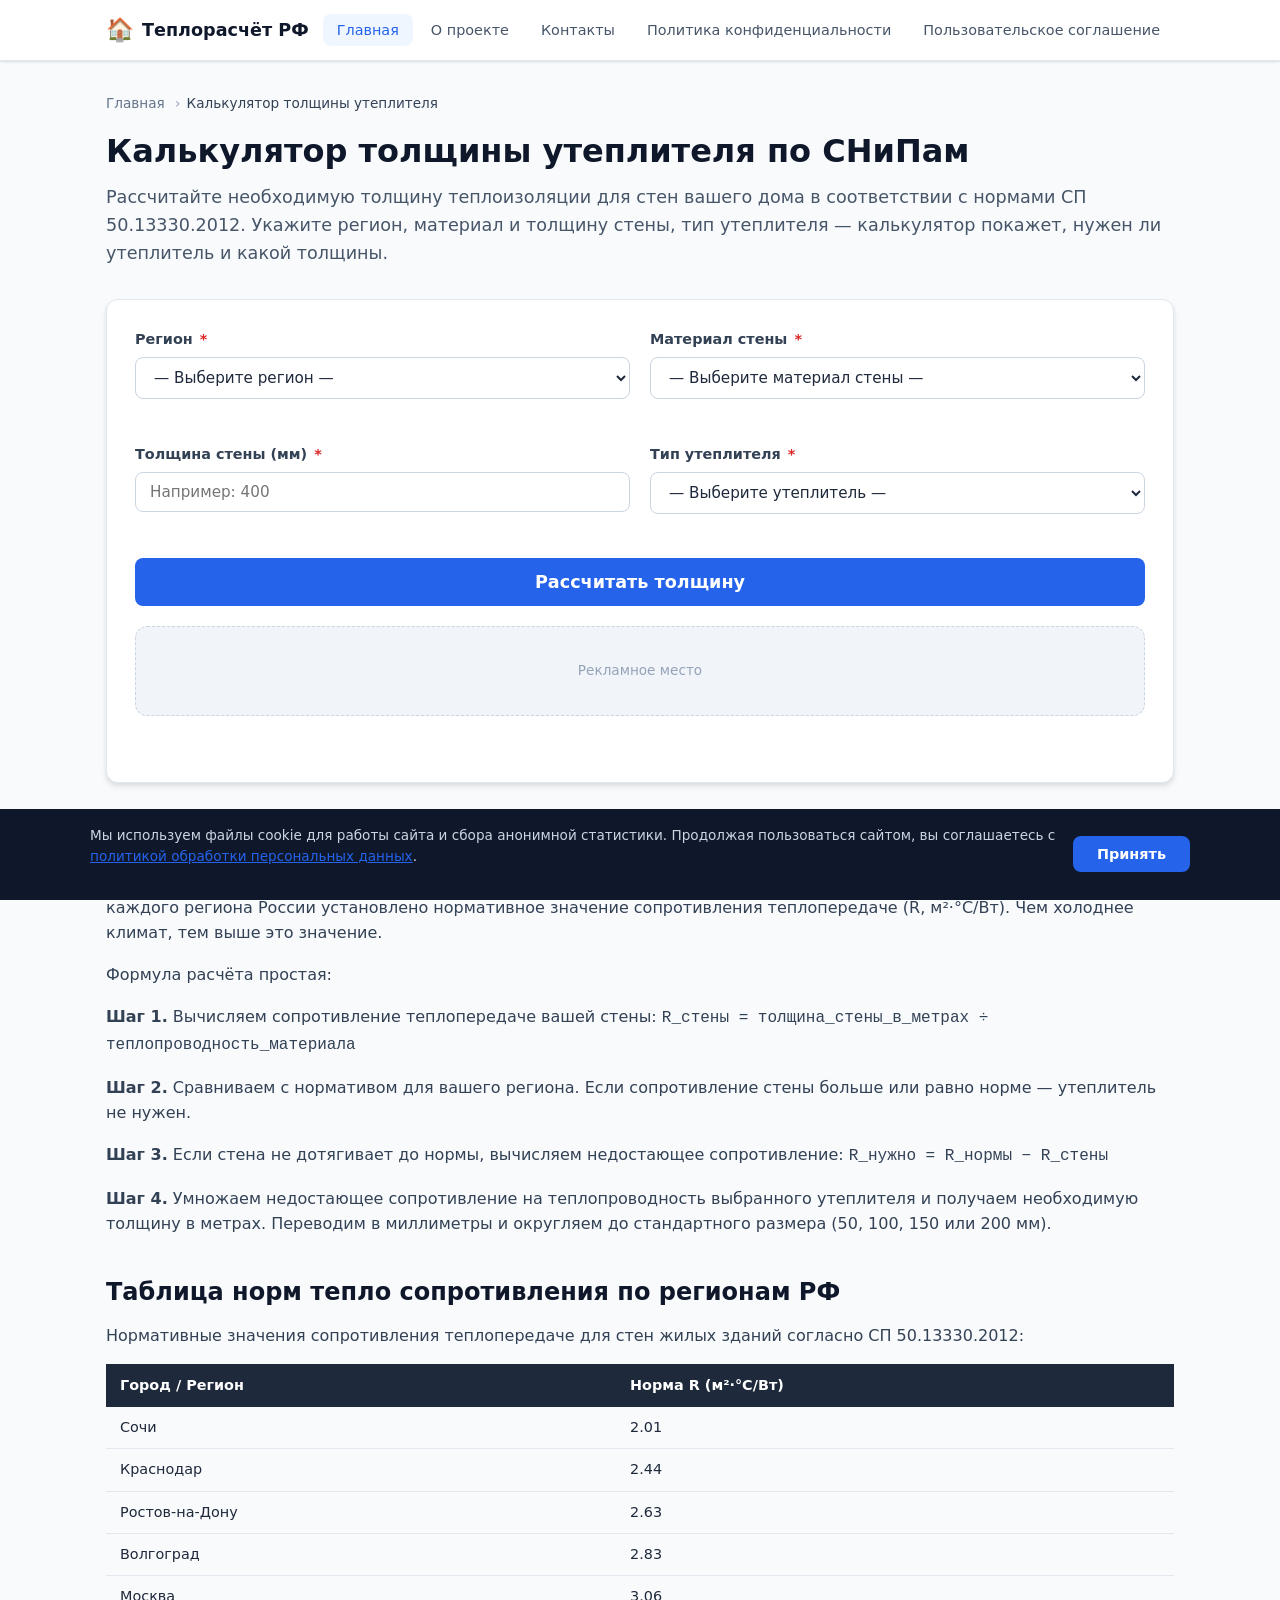
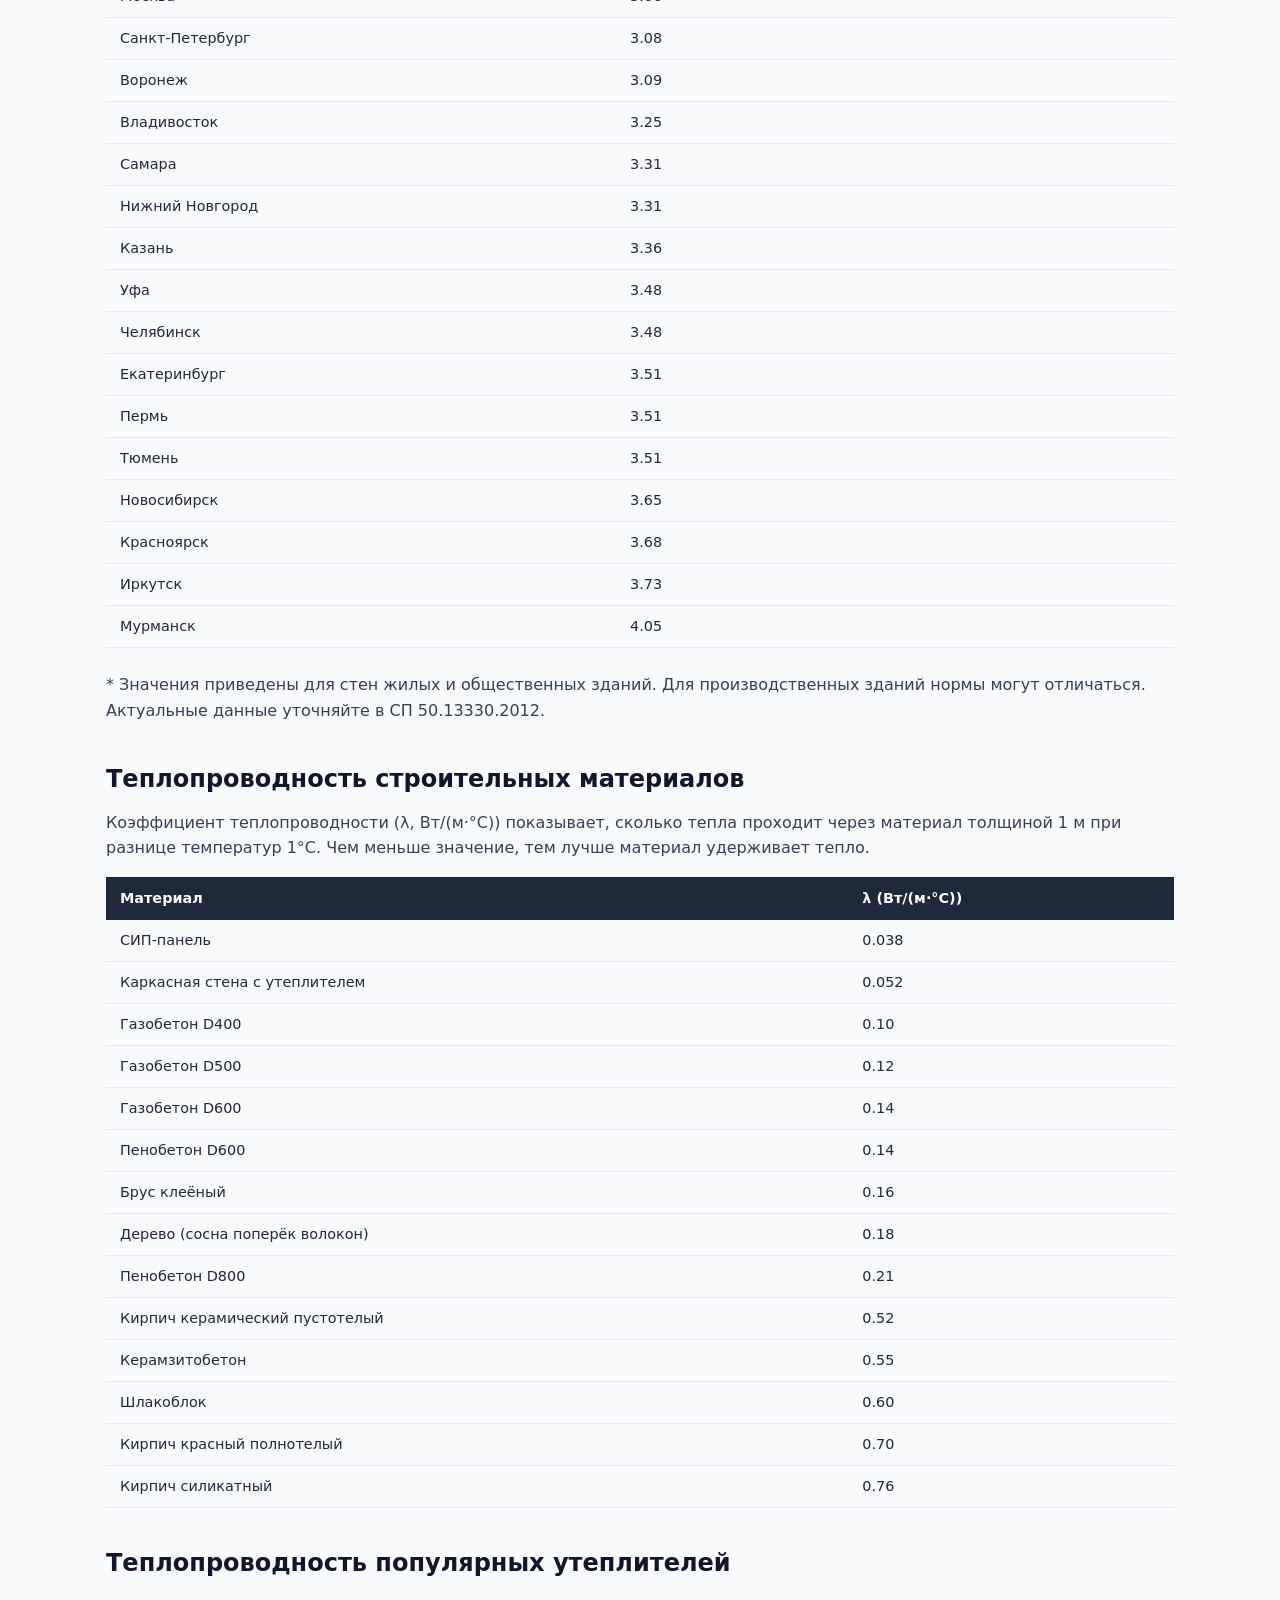
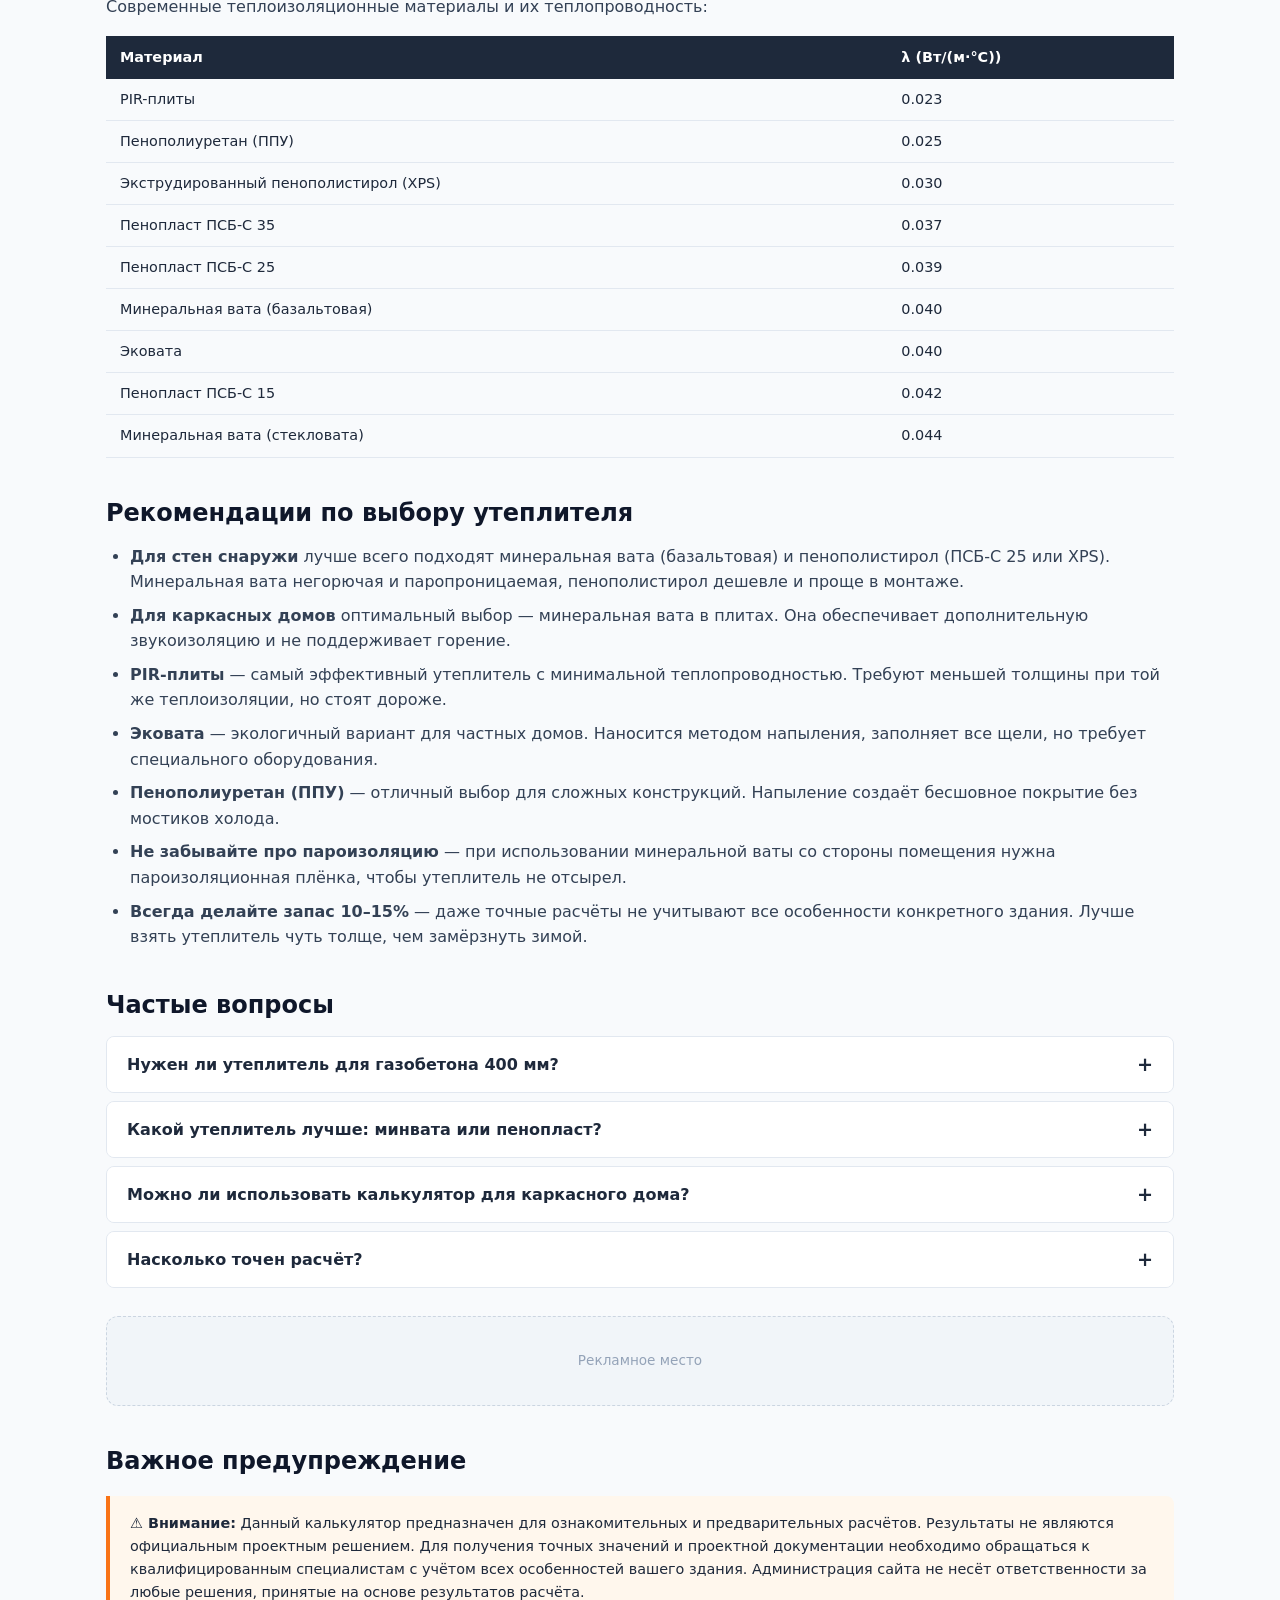
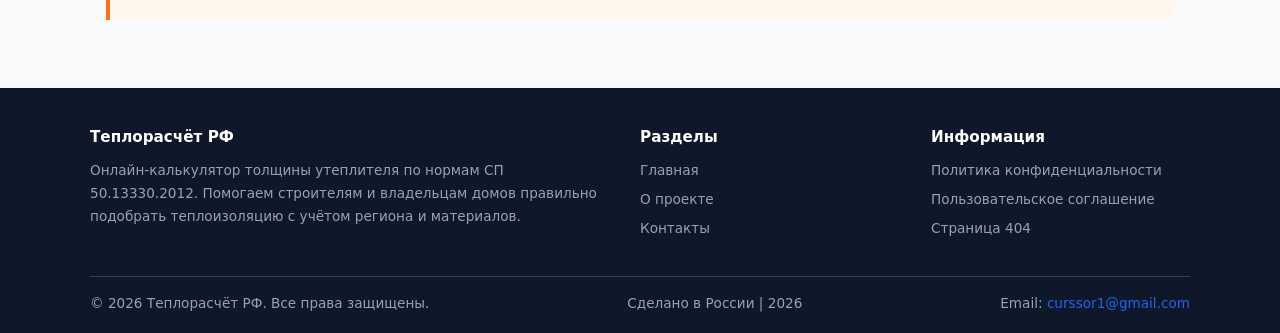
<file: index.html>
<!DOCTYPE html>
<html lang="ru">
<head>
  <meta charset="UTF-8">
  <meta name="yandex-verification" content="99d7f68194002815" />
  <meta name="viewport" content="width=device-width, initial-scale=1.0">
  <title>Калькулятор толщины утеплителя по СНиПам | Рассчитать онлайн бесплатно</title>
  <meta name="description" content="Онлайн-калькулятор толщины утеплителя для стен по СНиП (СП 50.13330.2012). Учитывает регион, материал стен и тип утеплителя. Бесплатный расчёт с округлением до стандартных размеров.">
  <meta name="keywords" content="калькулятор утеплителя, толщина утеплителя, СНиП, теплопроводность, расчёт утеплителя, минвата, пенопласт, сопротивление теплопередаче">
  <meta name="author" content="Теплорасчёт РФ">
  <meta name="robots" content="index, follow">

  <!-- Open Graph -->
  <meta property="og:title" content="Калькулятор толщины утеплителя по СНиПам | Рассчитать онлайн">
  <meta property="og:description" content="Бесплатный онлайн-расчёт толщины утеплителя по нормам СП 50.13330.2012 с учётом региона и материалов.">
  <meta property="og:type" content="website">
  <meta property="og:url" content="https://curssor1-collab.github.io/uteplitel-calculator/">
  <meta property="og:image" content="https://curssor1-collab.github.io/uteplitel-calculator/og-image.png">
  <meta property="og:locale" content="ru_RU">

  <!-- Twitter Card -->
  <meta name="twitter:card" content="summary_large_image">
  <meta name="twitter:title" content="Калькулятор толщины утеплителя по СНиПам">
  <meta name="twitter:description" content="Бесплатный расчёт толщины утеплителя онлайн по нормам СП 50.13330.2012.">

  <link rel="canonical" href="https://curssor1-collab.github.io/uteplitel-calculator/">
  <link rel="hreflang" href="https://curssor1-collab.github.io/uteplitel-calculator/">

  <!-- Favicon -->
  <link rel="icon" href="data:image/svg+xml,<svg xmlns='http://www.w3.org/2000/svg' viewBox='0 0 100 100'><text y='.9em' font-size='90'>🏠</text></svg>">

  <link rel="stylesheet" href="style.css">

<!-- Yandex.Metrika counter -->
<script type="text/javascript">
    (function(m,e,t,r,i,k,a){
        m[i]=m[i]||function(){(m[i].a=m[i].a||[]).push(arguments)};
        m[i].l=1*new Date();
        for (var j = 0; j < document.scripts.length; j++) {if (document.scripts[j].src === r) { return; }}
        k=e.createElement(t),a=e.getElementsByTagName(t)[0],k.async=1,k.src=r,a.parentNode.insertBefore(k,a)
    })(window, document,'script','https://mc.yandex.ru/metrika/tag.js?id=110205703', 'ym');

    ym(110205703, 'init', {ssr:true, webvisor:true, clickmap:true, ecommerce:"dataLayer", referrer: document.referrer, url: location.href, accurateTrackBounce:true, trackLinks:true});
</script>
<noscript><div><img src="https://mc.yandex.ru/watch/110205703" style="position:absolute; left:-9999px;" alt="" /></div></noscript>
<!-- /Yandex.Metrika counter -->

  <!-- JSON-LD микроразметка -->
  <script type="application/ld+json">
  {
    "@context": "https://schema.org",
    "@type": "WebApplication",
    "name": "Калькулятор толщины утеплителя по СНиПам",
    "description": "Онлайн-калькулятор для расчёта толщины утеплителя стен по нормам СП 50.13330.2012",
    "applicationCategory": "HomeApplication",
    "operatingSystem": "All",
    "browserRequirements": "Requires JavaScript",
    "offers": {
      "@type": "Offer",
      "price": "0",
      "priceCurrency": "RUB"
    },
    "author": {
      "@type": "Organization",
      "name": "Теплорасчёт РФ"
    }
  }
  </script>
</head>
<body>

<!-- ХЕДЕР -->
<header class="header">
  <div class="header-inner">
    <a href="index.html" class="logo">
      <span class="logo-icon">🏠</span>
      Теплорасчёт РФ
    </a>
    <button id="nav-toggle" class="nav-toggle" aria-label="Открыть меню" aria-expanded="false">☰</button>
    <nav id="nav" class="nav" aria-label="Основная навигация">
      <ul class="nav-list">
        <li><a href="index.html" class="nav-link nav-link--active">Главная</a></li>
        <li><a href="about.html" class="nav-link">О проекте</a></li>
        <li><a href="contacts.html" class="nav-link">Контакты</a></li>
        <li><a href="privacy.html" class="nav-link">Политика конфиденциальности</a></li>
        <li><a href="terms.html" class="nav-link">Пользовательское соглашение</a></li>
      </ul>
    </nav>
  </div>
</header>

<!-- ОСНОВНОЙ КОНТЕНТ -->
<main class="main">

  <!-- Хлебные крошки -->
  <nav class="breadcrumbs" aria-label="Хлебные крошки">
    <ol itemscope itemtype="https://schema.org/BreadcrumbList">
      <li itemprop="itemListElement" itemscope itemtype="https://schema.org/ListItem">
        <a href="index.html" itemprop="item"><span itemprop="name">Главная</span></a>
        <meta itemprop="position" content="1">
      </li>
      <li itemprop="itemListElement" itemscope itemtype="https://schema.org/ListItem" aria-current="page">
        <span itemprop="name" class="breadcrumbs-current">Калькулятор толщины утеплителя</span>
        <meta itemprop="position" content="2">
      </li>
    </ol>
  </nav>

  <!-- ЗАГОЛОВОК -->
  <h1 class="page-title">Калькулятор толщины утеплителя по СНиПам</h1>
  <p class="page-subtitle">Рассчитайте необходимую толщину теплоизоляции для стен вашего дома в соответствии с нормами СП 50.13330.2012. Укажите регион, материал и толщину стены, тип утеплителя — калькулятор покажет, нужен ли утеплитель и какой толщины.</p>

  <!-- КАЛЬКУЛЯТОР -->
  <section class="calculator-section" aria-label="Калькулятор толщины утеплителя">
    <div class="calculator">
      <form class="calculator-form" id="calc-form" novalidate>
        <!-- Регион -->
        <div class="calc-field">
          <label class="calc-label" for="calc-region">Регион <span class="required">*</span></label>
          <select id="calc-region" class="calc-select" aria-required="true" aria-describedby="calc-error-region"></select>
          <div id="calc-error-region" class="calc-error" role="alert"></div>
        </div>

        <!-- Материал стены -->
        <div class="calc-field">
          <label class="calc-label" for="calc-wall">Материал стены <span class="required">*</span></label>
          <select id="calc-wall" class="calc-select" aria-required="true" aria-describedby="calc-error-wall"></select>
          <div id="calc-error-wall" class="calc-error" role="alert"></div>
        </div>

        <!-- Толщина стены -->
        <div class="calc-field">
          <label class="calc-label" for="calc-thickness">Толщина стены (мм) <span class="required">*</span></label>
          <input type="number" id="calc-thickness" class="calc-input" min="50" max="2000" placeholder="Например: 400" aria-required="true" aria-describedby="calc-error-thickness">
          <div id="calc-error-thickness" class="calc-error" role="alert"></div>
        </div>

        <!-- Тип утеплителя -->
        <div class="calc-field">
          <label class="calc-label" for="calc-insulation">Тип утеплителя <span class="required">*</span></label>
          <select id="calc-insulation" class="calc-select" aria-required="true" aria-describedby="calc-error-insulation"></select>
          <div id="calc-error-insulation" class="calc-error" role="alert"></div>
        </div>

        <!-- Кнопка -->
        <button type="submit" id="calc-btn" class="calc-btn">Рассчитать толщину</button>
      </form>

      <!-- Место под рекламу №1 -->
      <div id="yandex-rsb-1" class="ad-placeholder" data-ad-format="horizontal" style="min-height:90px; text-align:center; margin:20px 0;">
        <!-- Сюда вставить код РСЯ -->
        <span>Рекламное место</span>
      </div>

      <!-- РЕЗУЛЬТАТ -->
      <div id="result-block" class="result-block" role="region" aria-live="polite" aria-label="Результат расчёта">
        <div id="result-card" class="result-card"></div>
        <div id="result-details" class="result-details" style="display:none;">
          <h3>Подробный расчёт</h3>
          <div class="detail-rows"></div>
        </div>
      </div>

      <!-- Сообщение об ошибке (общее) -->
      <div id="calc-error" class="calc-error" role="alert" style="margin-top:12px;"></div>
    </div>
  </section>

  <!-- SEO-КОНТЕНТ -->
  <section aria-label="Как работает калькулятор">
    <h2>Как работает калькулятор</h2>
    <p>Калькулятор рассчитывает толщину утеплителя на основе требований СП 50.13330.2012 «Тепловая защита зданий». Для каждого региона России установлено нормативное значение сопротивления теплопередаче (R, м²·°C/Вт). Чем холоднее климат, тем выше это значение.</p>
    <p>Формула расчёта простая:</p>
    <p><strong>Шаг 1.</strong> Вычисляем сопротивление теплопередаче вашей стены: <code>R_стены = толщина_стены_в_метрах ÷ теплопроводность_материала</code></p>
    <p><strong>Шаг 2.</strong> Сравниваем с нормативом для вашего региона. Если сопротивление стены больше или равно норме — утеплитель не нужен.</p>
    <p><strong>Шаг 3.</strong> Если стена не дотягивает до нормы, вычисляем недостающее сопротивление: <code>R_нужно = R_нормы − R_стены</code></p>
    <p><strong>Шаг 4.</strong> Умножаем недостающее сопротивление на теплопроводность выбранного утеплителя и получаем необходимую толщину в метрах. Переводим в миллиметры и округляем до стандартного размера (50, 100, 150 или 200 мм).</p>
  </section>

  <!-- ТАБЛИЦА НОРМ ПО РЕГИОНАМ -->
  <section aria-label="Таблица норм сопротивления теплопередаче">
    <h2>Таблица норм тепло сопротивления по регионам РФ</h2>
    <p>Нормативные значения сопротивления теплопередаче для стен жилых зданий согласно СП 50.13330.2012:</p>
    <div class="table-wrap">
      <table>
        <thead>
          <tr>
            <th>Город / Регион</th>
            <th>Норма R (м²·°C/Вт)</th>
          </tr>
        </thead>
        <tbody>
          <tr><td>Сочи</td><td>2.01</td></tr>
          <tr><td>Краснодар</td><td>2.44</td></tr>
          <tr><td>Ростов-на-Дону</td><td>2.63</td></tr>
          <tr><td>Волгоград</td><td>2.83</td></tr>
          <tr><td>Москва</td><td>3.06</td></tr>
          <tr><td>Санкт-Петербург</td><td>3.08</td></tr>
          <tr><td>Воронеж</td><td>3.09</td></tr>
          <tr><td>Владивосток</td><td>3.25</td></tr>
          <tr><td>Самара</td><td>3.31</td></tr>
          <tr><td>Нижний Новгород</td><td>3.31</td></tr>
          <tr><td>Казань</td><td>3.36</td></tr>
          <tr><td>Уфа</td><td>3.48</td></tr>
          <tr><td>Челябинск</td><td>3.48</td></tr>
          <tr><td>Екатеринбург</td><td>3.51</td></tr>
          <tr><td>Пермь</td><td>3.51</td></tr>
          <tr><td>Тюмень</td><td>3.51</td></tr>
          <tr><td>Новосибирск</td><td>3.65</td></tr>
          <tr><td>Красноярск</td><td>3.68</td></tr>
          <tr><td>Иркутск</td><td>3.73</td></tr>
          <tr><td>Мурманск</td><td>4.05</td></tr>
        </tbody>
      </table>
    </div>
    <p>* Значения приведены для стен жилых и общественных зданий. Для производственных зданий нормы могут отличаться. Актуальные данные уточняйте в СП 50.13330.2012.</p>
  </section>

  <!-- ТАБЛИЦА МАТЕРИАЛОВ СТЕН -->
  <section aria-label="Теплопроводность строительных материалов">
    <h2>Теплопроводность строительных материалов</h2>
    <p>Коэффициент теплопроводности (λ, Вт/(м·°C)) показывает, сколько тепла проходит через материал толщиной 1 м при разнице температур 1°C. Чем меньше значение, тем лучше материал удерживает тепло.</p>
    <div class="table-wrap">
      <table>
        <thead>
          <tr>
            <th>Материал</th>
            <th>λ (Вт/(м·°C))</th>
          </tr>
        </thead>
        <tbody>
          <tr><td>СИП-панель</td><td>0.038</td></tr>
          <tr><td>Каркасная стена с утеплителем</td><td>0.052</td></tr>
          <tr><td>Газобетон D400</td><td>0.10</td></tr>
          <tr><td>Газобетон D500</td><td>0.12</td></tr>
          <tr><td>Газобетон D600</td><td>0.14</td></tr>
          <tr><td>Пенобетон D600</td><td>0.14</td></tr>
          <tr><td>Брус клеёный</td><td>0.16</td></tr>
          <tr><td>Дерево (сосна поперёк волокон)</td><td>0.18</td></tr>
          <tr><td>Пенобетон D800</td><td>0.21</td></tr>
          <tr><td>Кирпич керамический пустотелый</td><td>0.52</td></tr>
          <tr><td>Керамзитобетон</td><td>0.55</td></tr>
          <tr><td>Шлакоблок</td><td>0.60</td></tr>
          <tr><td>Кирпич красный полнотелый</td><td>0.70</td></tr>
          <tr><td>Кирпич силикатный</td><td>0.76</td></tr>
        </tbody>
      </table>
    </div>
  </section>

  <!-- ТАБЛИЦА УТЕПЛИТЕЛЕЙ -->
  <section aria-label="Теплопроводность утеплителей">
    <h2>Теплопроводность популярных утеплителей</h2>
    <p>Современные теплоизоляционные материалы и их теплопроводность:</p>
    <div class="table-wrap">
      <table>
        <thead>
          <tr>
            <th>Материал</th>
            <th>λ (Вт/(м·°C))</th>
          </tr>
        </thead>
        <tbody>
          <tr><td>PIR-плиты</td><td>0.023</td></tr>
          <tr><td>Пенополиуретан (ППУ)</td><td>0.025</td></tr>
          <tr><td>Экструдированный пенополистирол (XPS)</td><td>0.030</td></tr>
          <tr><td>Пенопласт ПСБ-С 35</td><td>0.037</td></tr>
          <tr><td>Пенопласт ПСБ-С 25</td><td>0.039</td></tr>
          <tr><td>Минеральная вата (базальтовая)</td><td>0.040</td></tr>
          <tr><td>Эковата</td><td>0.040</td></tr>
          <tr><td>Пенопласт ПСБ-С 15</td><td>0.042</td></tr>
          <tr><td>Минеральная вата (стекловата)</td><td>0.044</td></tr>
        </tbody>
      </table>
    </div>
  </section>

  <!-- РЕКОМЕНДАЦИИ -->
  <section aria-label="Рекомендации по выбору утеплителя">
    <h2>Рекомендации по выбору утеплителя</h2>
    <ul class="tips-list">
      <li><strong>Для стен снаружи</strong> лучше всего подходят минеральная вата (базальтовая) и пенополистирол (ПСБ-С 25 или XPS). Минеральная вата негорючая и паропроницаемая, пенополистирол дешевле и проще в монтаже.</li>
      <li><strong>Для каркасных домов</strong> оптимальный выбор — минеральная вата в плитах. Она обеспечивает дополнительную звукоизоляцию и не поддерживает горение.</li>
      <li><strong>PIR-плиты</strong> — самый эффективный утеплитель с минимальной теплопроводностью. Требуют меньшей толщины при той же теплоизоляции, но стоят дороже.</li>
      <li><strong>Эковата</strong> — экологичный вариант для частных домов. Наносится методом напыления, заполняет все щели, но требует специального оборудования.</li>
      <li><strong>Пенополиуретан (ППУ)</strong> — отличный выбор для сложных конструкций. Напыление создаёт бесшовное покрытие без мостиков холода.</li>
      <li><strong>Не забывайте про пароизоляцию</strong> — при использовании минеральной ваты со стороны помещения нужна пароизоляционная плёнка, чтобы утеплитель не отсырел.</li>
      <li><strong>Всегда делайте запас 10–15%</strong> — даже точные расчёты не учитывают все особенности конкретного здания. Лучше взять утеплитель чуть толще, чем замёрзнуть зимой.</li>
    </ul>
  </section>

  <!-- FAQ -->
  <section aria-label="Часто задаваемые вопросы">
    <h2>Частые вопросы</h2>

    <div class="faq-list" itemscope itemtype="https://schema.org/FAQPage">
      <div class="faq-item" itemscope itemprop="mainEntity" itemtype="https://schema.org/Question">
        <button class="faq-question" aria-expanded="false" itemprop="name" id="faq-q1" aria-controls="faq-a1">Нужен ли утеплитель для газобетона 400 мм?<span class="faq-icon">+</span></button>
        <div class="faq-answer" id="faq-a1" role="region" aria-labelledby="faq-q1" itemscope itemprop="acceptedAnswer" itemtype="https://schema.org/Answer">
          <p itemprop="text">Для большинства регионов России стена из газобетона D400 толщиной 400 мм даёт сопротивление порядка 4 м²·°C/Вт. Этого достаточно для Москвы и южнее, но для Сибири и северных регионов может потребоваться дополнительное утепление. Воспользуйтесь нашим калькулятором для точного расчёта именно под ваш регион.</p>
        </div>
      </div>

      <div class="faq-item" itemscope itemprop="mainEntity" itemtype="https://schema.org/Question">
        <button class="faq-question" aria-expanded="false" itemprop="name" id="faq-q2" aria-controls="faq-a2">Какой утеплитель лучше: минвата или пенопласт?<span class="faq-icon">+</span></button>
        <div class="faq-answer" id="faq-a2" role="region" aria-labelledby="faq-q2" itemscope itemprop="acceptedAnswer" itemtype="https://schema.org/Answer">
          <p itemprop="text">Оба материала имеют плюсы и минусы. Минеральная вата негорючая, паропроницаемая, обеспечивает звукоизоляцию, но дороже и боится влаги. Пенопласт дешевле, не боится воды, проще монтируется, но горюч (хотя современные марки содержат антипирены). Выбор зависит от конструкции стен, бюджета и требований пожарной безопасности.</p>
        </div>
      </div>

      <div class="faq-item" itemscope itemprop="mainEntity" itemtype="https://schema.org/Question">
        <button class="faq-question" aria-expanded="false" itemprop="name" id="faq-q3" aria-controls="faq-a3">Можно ли использовать калькулятор для каркасного дома?<span class="faq-icon">+</span></button>
        <div class="faq-answer" id="faq-a3" role="region" aria-labelledby="faq-q3" itemscope itemprop="acceptedAnswer" itemtype="https://schema.org/Answer">
          <p itemprop="text">Да, калькулятор подходит и для каркасных домов. В списке материалов есть «Каркасная стена с утеплителем» — это стандартный пирог каркасного дома. Однако учтите, что в каркасном доме утеплитель закладывается внутрь каркаса, и подбирать его толщину нужно с учётом сечения стоек.</p>
        </div>
      </div>

      <div class="faq-item" itemscope itemprop="mainEntity" itemtype="https://schema.org/Question">
        <button class="faq-question" aria-expanded="false" itemprop="name" id="faq-q4" aria-controls="faq-a4">Насколько точен расчёт?<span class="faq-icon">+</span></button>
        <div class="faq-answer" id="faq-a4" role="region" aria-labelledby="faq-q4" itemscope itemprop="acceptedAnswer" itemtype="https://schema.org/Answer">
          <p itemprop="text">Расчёт является ознакомительным и основан на данных из СП 50.13330.2012. Он даёт корректную оценку для стандартных условий. Для точного проектирования необходимо учитывать множество факторов: влажностный режим, ветровые нагрузки, материалы отделки, наличие мостиков холода, конструктивные особенности. Рекомендуем обращаться к профессиональным проектировщикам для получения точных расчётов.</p>
        </div>
      </div>
    </div>
  </section>

  <!-- Место под рекламу №2 -->
  <div id="yandex-rsb-2" class="ad-placeholder" data-ad-format="horizontal" style="min-height:90px; text-align:center; margin:20px 0;">
    <!-- Сюда вставить код РСЯ -->
    <span>Рекламное место</span>
  </div>

  <!-- ПРЕДУПРЕЖДЕНИЕ -->
  <section aria-label="Важное предупреждение">
    <h2>Важное предупреждение</h2>
    <div class="disclaimer-box">
      <strong>⚠ Внимание:</strong> Данный калькулятор предназначен для ознакомительных и предварительных расчётов. Результаты не являются официальным проектным решением. Для получения точных значений и проектной документации необходимо обращаться к квалифицированным специалистам с учётом всех особенностей вашего здания. Администрация сайта не несёт ответственности за любые решения, принятые на основе результатов расчёта.
    </div>
  </section>

</main>

<!-- ФУТЕР -->
<footer class="footer">
  <div class="footer-inner">
    <div class="footer-col">
      <h4>Теплорасчёт РФ</h4>
      <p>Онлайн-калькулятор толщины утеплителя по нормам СП 50.13330.2012. Помогаем строителям и владельцам домов правильно подобрать теплоизоляцию с учётом региона и материалов.</p>
    </div>
    <div class="footer-col">
      <h4>Разделы</h4>
      <div class="footer-links">
        <a href="index.html">Главная</a>
        <a href="about.html">О проекте</a>
        <a href="contacts.html">Контакты</a>
      </div>
    </div>
    <div class="footer-col">
      <h4>Информация</h4>
      <div class="footer-links">
        <a href="privacy.html">Политика конфиденциальности</a>
        <a href="terms.html">Пользовательское соглашение</a>
        <a href="404.html">Страница 404</a>
      </div>
    </div>
  </div>
  <div class="footer-bottom">
    <span>&copy; <span id="footer-year">2025</span> Теплорасчёт РФ. Все права защищены.</span>
    <span>Сделано в России | 2026</span>
    <span>Email: <a href="mailto:curssor1@gmail.com">curssor1@gmail.com</a></span>
  </div>
</footer>

<!-- COOKIE-УВЕДОМЛЕНИЕ -->
<div id="cookie-notice" class="cookie-notice" role="alert" aria-label="Уведомление о cookie">
  <div class="cookie-inner">
    <p class="cookie-text">
      Мы используем файлы cookie для работы сайта и сбора анонимной статистики. Продолжая пользоваться сайтом, вы соглашаетесь с 
      <a href="privacy.html">политикой обработки персональных данных</a>.
    </p>
    <button id="cookie-accept" class="cookie-btn">Принять</button>
  </div>
</div>

<script src="script.js"></script>
</body>
</html>
</file>
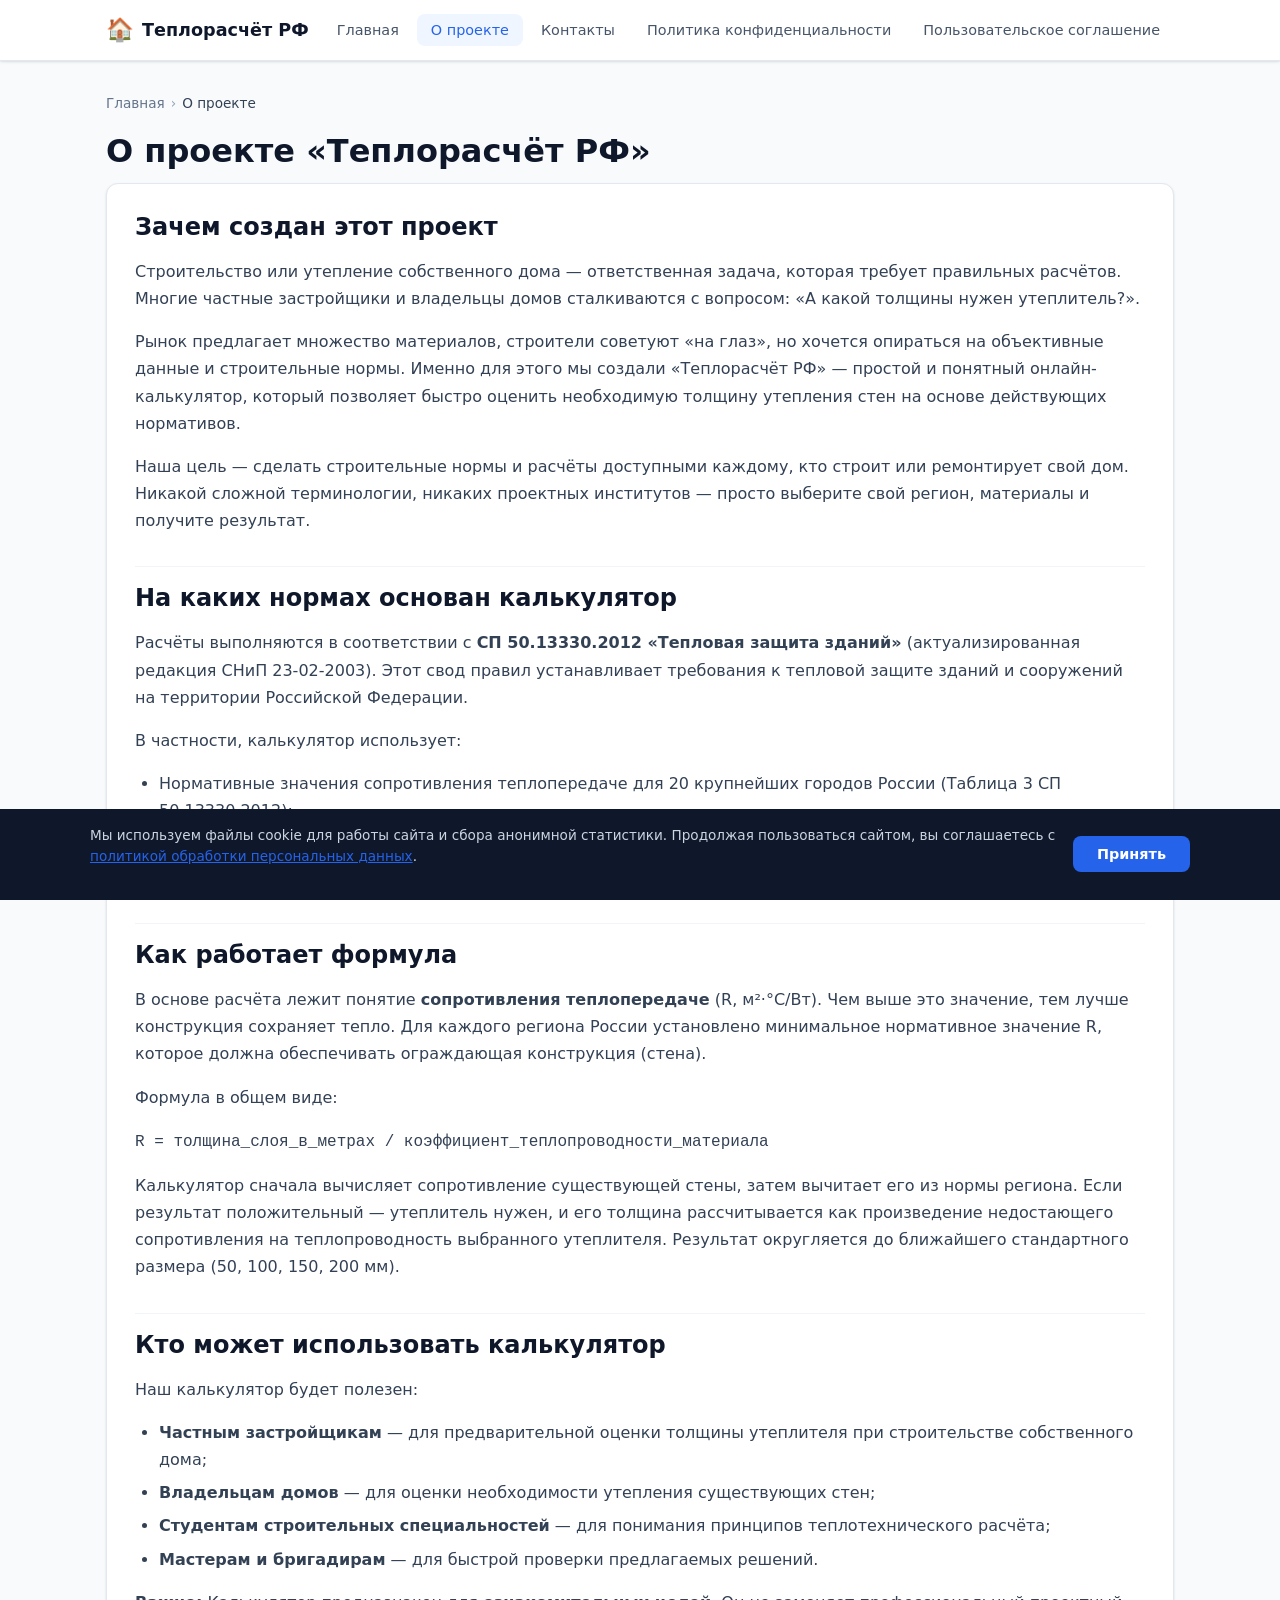
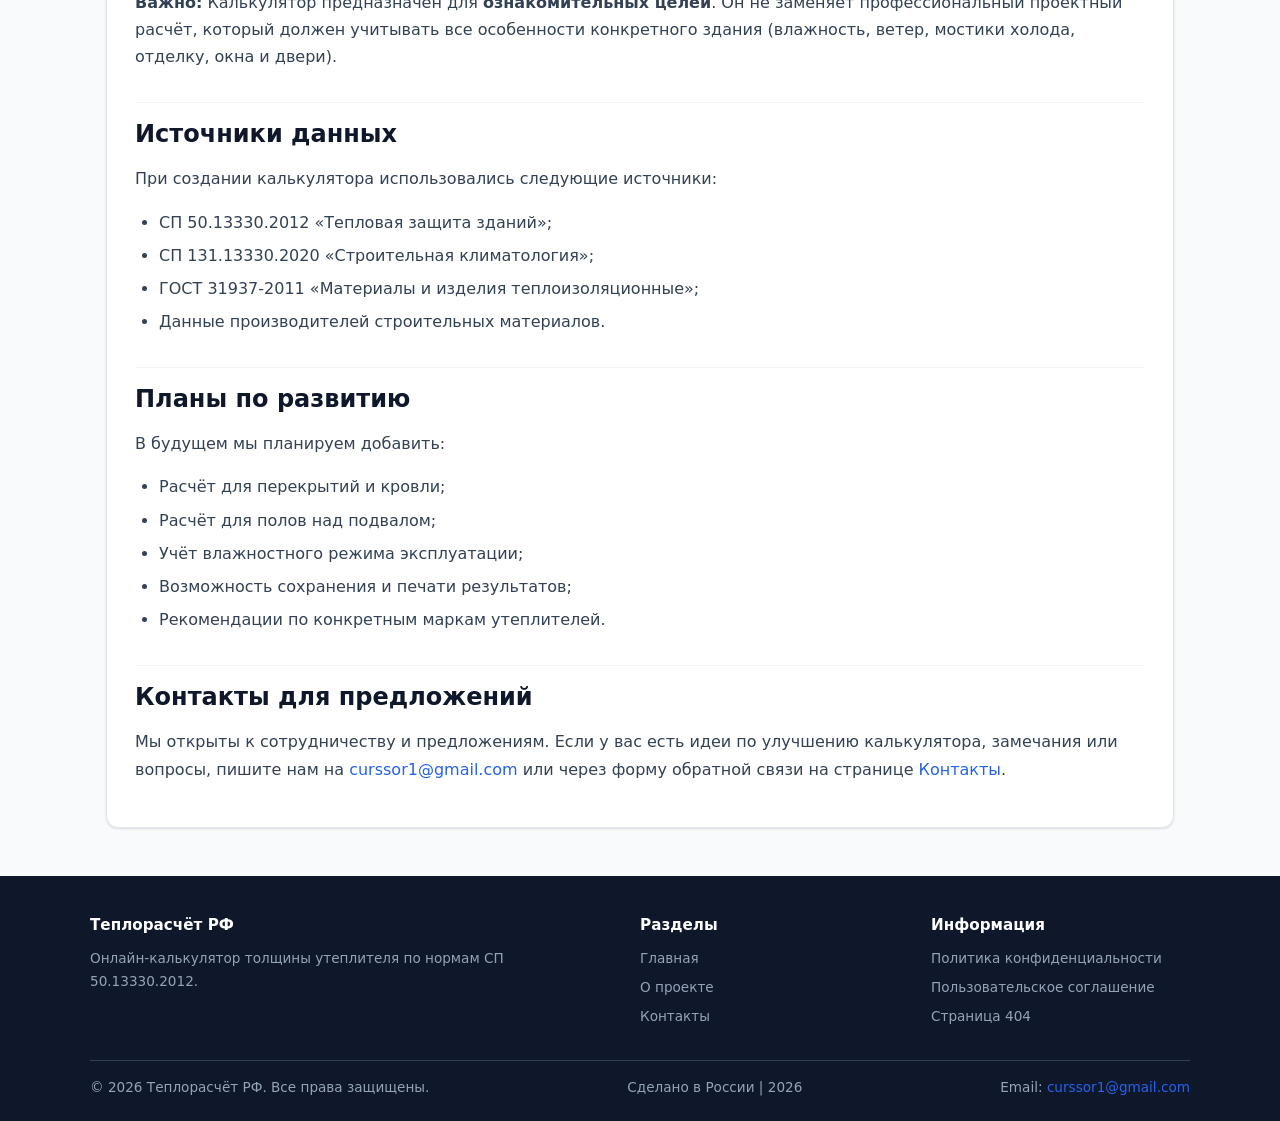
<file: about.html>
<!DOCTYPE html>
<html lang="ru">
<head>
  <meta charset="UTF-8">
  <meta name="yandex-verification" content="99d7f68194002815" />
  <meta name="viewport" content="width=device-width, initial-scale=1.0">
  <title>О проекте | Теплорасчёт РФ — калькулятор толщины утеплителя</title>
  <meta name="description" content="О проекте Теплорасчёт РФ. Калькулятор создан на основе СП 50.13330.2012 для помощи в расчёте толщины утеплителя.">
  <meta name="robots" content="index, follow">
  <link rel="canonical" href="https://curssor1-collab.github.io/uteplitel-calculator/about.html">
  <link rel="icon" href="data:image/svg+xml,<svg xmlns='http://www.w3.org/2000/svg' viewBox='0 0 100 100'><text y='.9em' font-size='90'>🏠</text></svg>">
  <link rel="stylesheet" href="style.css">
  <!-- Yandex.Metrika counter -->
<script type="text/javascript">
    (function(m,e,t,r,i,k,a){
        m[i]=m[i]||function(){(m[i].a=m[i].a||[]).push(arguments)};
        m[i].l=1*new Date();
        for (var j = 0; j < document.scripts.length; j++) {if (document.scripts[j].src === r) { return; }}
        k=e.createElement(t),a=e.getElementsByTagName(t)[0],k.async=1,k.src=r,a.parentNode.insertBefore(k,a)
    })(window, document,'script','https://mc.yandex.ru/metrika/tag.js?id=110205703', 'ym');

    ym(110205703, 'init', {ssr:true, webvisor:true, clickmap:true, ecommerce:"dataLayer", referrer: document.referrer, url: location.href, accurateTrackBounce:true, trackLinks:true});
</script>
<noscript><div><img src="https://mc.yandex.ru/watch/110205703" style="position:absolute; left:-9999px;" alt="" /></div></noscript>
<!-- /Yandex.Metrika counter -->
</head>
<body>

<header class="header">
  <div class="header-inner">
    <a href="index.html" class="logo">
      <span class="logo-icon">🏠</span>
      Теплорасчёт РФ
    </a>
    <button id="nav-toggle" class="nav-toggle" aria-label="Открыть меню" aria-expanded="false">☰</button>
    <nav id="nav" class="nav" aria-label="Основная навигация">
      <ul class="nav-list">
        <li><a href="index.html" class="nav-link">Главная</a></li>
        <li><a href="about.html" class="nav-link nav-link--active">О проекте</a></li>
        <li><a href="contacts.html" class="nav-link">Контакты</a></li>
        <li><a href="privacy.html" class="nav-link">Политика конфиденциальности</a></li>
        <li><a href="terms.html" class="nav-link">Пользовательское соглашение</a></li>
      </ul>
    </nav>
  </div>
</header>

<main class="main">
  <nav class="breadcrumbs" aria-label="Хлебные крошки">
    <ol>
      <li><a href="index.html">Главная</a></li>
      <li><span class="breadcrumbs-current">О проекте</span></li>
    </ol>
  </nav>

  <h1 class="page-title">О проекте «Теплорасчёт РФ»</h1>

  <div class="page-content">

    <h2>Зачем создан этот проект</h2>
    <p>Строительство или утепление собственного дома — ответственная задача, которая требует правильных расчётов. Многие частные застройщики и владельцы домов сталкиваются с вопросом: «А какой толщины нужен утеплитель?».</p>
    <p>Рынок предлагает множество материалов, строители советуют «на глаз», но хочется опираться на объективные данные и строительные нормы. Именно для этого мы создали «Теплорасчёт РФ» — простой и понятный онлайн-калькулятор, который позволяет быстро оценить необходимую толщину утепления стен на основе действующих нормативов.</p>
    <p>Наша цель — сделать строительные нормы и расчёты доступными каждому, кто строит или ремонтирует свой дом. Никакой сложной терминологии, никаких проектных институтов — просто выберите свой регион, материалы и получите результат.</p>

    <h2>На каких нормах основан калькулятор</h2>
    <p>Расчёты выполняются в соответствии с <strong>СП 50.13330.2012 «Тепловая защита зданий»</strong> (актуализированная редакция СНиП 23-02-2003). Этот свод правил устанавливает требования к тепловой защите зданий и сооружений на территории Российской Федерации.</p>
    <p>В частности, калькулятор использует:</p>
    <ul>
      <li>Нормативные значения сопротивления теплопередаче для 20 крупнейших городов России (Таблица 3 СП 50.13330.2012);</li>
      <li>Коэффициенты теплопроводности строительных материалов в сухом состоянии;</li>
      <li>Стандартную методику расчёта приведённого сопротивления теплопередаче.</li>
    </ul>

    <h2>Как работает формула</h2>
    <p>В основе расчёта лежит понятие <strong>сопротивления теплопередаче</strong> (R, м²·°C/Вт). Чем выше это значение, тем лучше конструкция сохраняет тепло. Для каждого региона России установлено минимальное нормативное значение R, которое должна обеспечивать ограждающая конструкция (стена).</p>
    <p>Формула в общем виде:</p>
    <p><code>R = толщина_слоя_в_метрах / коэффициент_теплопроводности_материала</code></p>
    <p>Калькулятор сначала вычисляет сопротивление существующей стены, затем вычитает его из нормы региона. Если результат положительный — утеплитель нужен, и его толщина рассчитывается как произведение недостающего сопротивления на теплопроводность выбранного утеплителя. Результат округляется до ближайшего стандартного размера (50, 100, 150, 200 мм).</p>

    <h2>Кто может использовать калькулятор</h2>
    <p>Наш калькулятор будет полезен:</p>
    <ul>
      <li><strong>Частным застройщикам</strong> — для предварительной оценки толщины утеплителя при строительстве собственного дома;</li>
      <li><strong>Владельцам домов</strong> — для оценки необходимости утепления существующих стен;</li>
      <li><strong>Студентам строительных специальностей</strong> — для понимания принципов теплотехнического расчёта;</li>
      <li><strong>Мастерам и бригадирам</strong> — для быстрой проверки предлагаемых решений.</li>
    </ul>
    <p><strong>Важно:</strong> Калькулятор предназначен для <strong>ознакомительных целей</strong>. Он не заменяет профессиональный проектный расчёт, который должен учитывать все особенности конкретного здания (влажность, ветер, мостики холода, отделку, окна и двери).</p>

    <h2>Источники данных</h2>
    <p>При создании калькулятора использовались следующие источники:</p>
    <ul>
      <li>СП 50.13330.2012 «Тепловая защита зданий»;</li>
      <li>СП 131.13330.2020 «Строительная климатология»;</li>
      <li>ГОСТ 31937-2011 «Материалы и изделия теплоизоляционные»;</li>
      <li>Данные производителей строительных материалов.</li>
    </ul>

    <h2>Планы по развитию</h2>
    <p>В будущем мы планируем добавить:</p>
    <ul>
      <li>Расчёт для перекрытий и кровли;</li>
      <li>Расчёт для полов над подвалом;</li>
      <li>Учёт влажностного режима эксплуатации;</li>
      <li>Возможность сохранения и печати результатов;</li>
      <li>Рекомендации по конкретным маркам утеплителей.</li>
    </ul>

    <h2>Контакты для предложений</h2>
    <p>Мы открыты к сотрудничеству и предложениям. Если у вас есть идеи по улучшению калькулятора, замечания или вопросы, пишите нам на <a href="mailto:curssor1@gmail.com">curssor1@gmail.com</a> или через форму обратной связи на странице <a href="contacts.html">Контакты</a>.</p>

  </div>
</main>

<footer class="footer">
  <div class="footer-inner">
    <div class="footer-col">
      <h4>Теплорасчёт РФ</h4>
      <p>Онлайн-калькулятор толщины утеплителя по нормам СП 50.13330.2012.</p>
    </div>
    <div class="footer-col">
      <h4>Разделы</h4>
      <div class="footer-links">
        <a href="index.html">Главная</a>
        <a href="about.html">О проекте</a>
        <a href="contacts.html">Контакты</a>
      </div>
    </div>
    <div class="footer-col">
      <h4>Информация</h4>
      <div class="footer-links">
        <a href="privacy.html">Политика конфиденциальности</a>
        <a href="terms.html">Пользовательское соглашение</a>
        <a href="404.html">Страница 404</a>
      </div>
    </div>
  </div>
  <div class="footer-bottom">
    <span>&copy; <span id="footer-year">2025</span> Теплорасчёт РФ. Все права защищены.</span>
    <span>Сделано в России | 2026</span>
    <span>Email: <a href="mailto:curssor1@gmail.com">curssor1@gmail.com</a></span>
  </div>
</footer>

<div id="cookie-notice" class="cookie-notice" role="alert" aria-label="Уведомление о cookie">
  <div class="cookie-inner">
    <p class="cookie-text">
      Мы используем файлы cookie для работы сайта и сбора анонимной статистики. Продолжая пользоваться сайтом, вы соглашаетесь с 
      <a href="privacy.html">политикой обработки персональных данных</a>.
    </p>
    <button id="cookie-accept" class="cookie-btn">Принять</button>
  </div>
</div>

<script src="script.js"></script>
</body>
</html>
</file>
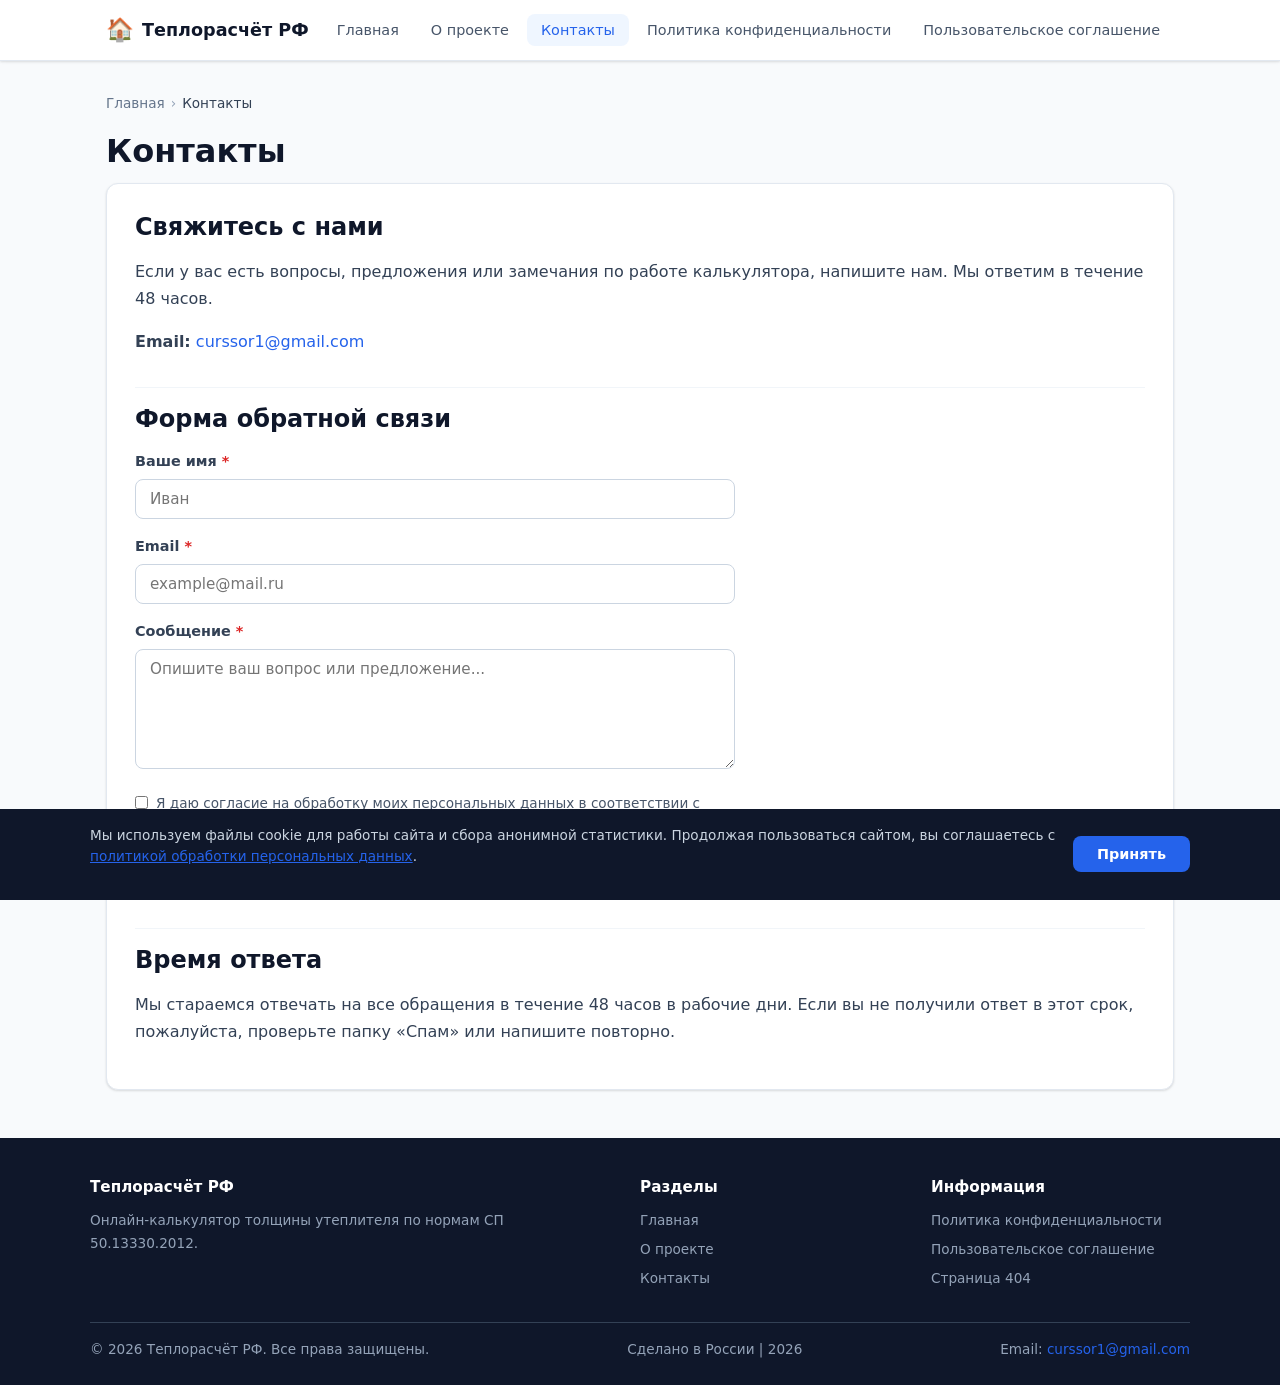
<file: contacts.html>
<!DOCTYPE html>
<html lang="ru">
<head>
  <meta charset="UTF-8">
  <meta name="yandex-verification" content="99d7f68194002815" />
  <meta name="viewport" content="width=device-width, initial-scale=1.0">
  <title>Контакты | Теплорасчёт РФ</title>
  <meta name="description" content="Контакты проекта Теплорасчёт РФ. Свяжитесь с нами по email или через форму обратной связи.">
  <meta name="robots" content="index, follow">
  <link rel="canonical" href="https://curssor1-collab.github.io/uteplitel-calculator/contacts.html">
  <link rel="icon" href="data:image/svg+xml,<svg xmlns='http://www.w3.org/2000/svg' viewBox='0 0 100 100'><text y='.9em' font-size='90'>🏠</text></svg>">
  <link rel="stylesheet" href="style.css">
  <!-- Yandex.Metrika counter -->
<script type="text/javascript">
    (function(m,e,t,r,i,k,a){
        m[i]=m[i]||function(){(m[i].a=m[i].a||[]).push(arguments)};
        m[i].l=1*new Date();
        for (var j = 0; j < document.scripts.length; j++) {if (document.scripts[j].src === r) { return; }}
        k=e.createElement(t),a=e.getElementsByTagName(t)[0],k.async=1,k.src=r,a.parentNode.insertBefore(k,a)
    })(window, document,'script','https://mc.yandex.ru/metrika/tag.js?id=110205703', 'ym');

    ym(110205703, 'init', {ssr:true, webvisor:true, clickmap:true, ecommerce:"dataLayer", referrer: document.referrer, url: location.href, accurateTrackBounce:true, trackLinks:true});
</script>
<noscript><div><img src="https://mc.yandex.ru/watch/110205703" style="position:absolute; left:-9999px;" alt="" /></div></noscript>
<!-- /Yandex.Metrika counter -->
</head>
<body>

<header class="header">
  <div class="header-inner">
    <a href="index.html" class="logo">
      <span class="logo-icon">🏠</span>
      Теплорасчёт РФ
    </a>
    <button id="nav-toggle" class="nav-toggle" aria-label="Открыть меню" aria-expanded="false">☰</button>
    <nav id="nav" class="nav" aria-label="Основная навигация">
      <ul class="nav-list">
        <li><a href="index.html" class="nav-link">Главная</a></li>
        <li><a href="about.html" class="nav-link">О проекте</a></li>
        <li><a href="contacts.html" class="nav-link nav-link--active">Контакты</a></li>
        <li><a href="privacy.html" class="nav-link">Политика конфиденциальности</a></li>
        <li><a href="terms.html" class="nav-link">Пользовательское соглашение</a></li>
      </ul>
    </nav>
  </div>
</header>

<main class="main">
  <nav class="breadcrumbs" aria-label="Хлебные крошки">
    <ol>
      <li><a href="index.html">Главная</a></li>
      <li><span class="breadcrumbs-current">Контакты</span></li>
    </ol>
  </nav>

  <h1 class="page-title">Контакты</h1>

  <div class="page-content">

    <h2>Свяжитесь с нами</h2>
    <p>Если у вас есть вопросы, предложения или замечания по работе калькулятора, напишите нам. Мы ответим в течение 48 часов.</p>

    <p><strong>Email:</strong> <a href="mailto:curssor1@gmail.com">curssor1@gmail.com</a></p>

    <h2>Форма обратной связи</h2>
    <form id="contact-form" class="contact-form" novalidate>
      <div class="form-group">
        <label class="form-label" for="contact-name">Ваше имя <span style="color:var(--red);">*</span></label>
        <input type="text" id="contact-name" class="form-input" placeholder="Иван" required aria-required="true">
      </div>

      <div class="form-group">
        <label class="form-label" for="contact-email">Email <span style="color:var(--red);">*</span></label>
        <input type="email" id="contact-email" class="form-input" placeholder="example@mail.ru" required aria-required="true">
      </div>

      <div class="form-group">
        <label class="form-label" for="contact-message">Сообщение <span style="color:var(--red);">*</span></label>
        <textarea id="contact-message" class="form-textarea" placeholder="Опишите ваш вопрос или предложение..." required aria-required="true"></textarea>
      </div>

      <div class="form-group">
        <label class="form-checkbox">
          <input type="checkbox" id="contact-consent" required>
          <span>Я даю согласие на обработку моих персональных данных в соответствии с <a href="privacy.html" target="_blank">Политикой конфиденциальности</a> <span style="color:var(--red);">*</span></span>
        </label>
      </div>

      <button type="submit" class="form-submit">Отправить сообщение</button>
    </form>

  <!--  <h2>Социальные сети</h2>
    <p>Мы в социальных сетях — следите за обновлениями:</p>
    <ul>
      <li>ВКонтакте: <a href="#" rel="noopener noreferrer">vk.com/teplorasschet</a> (заглушка)</li>
      <li>Telegram: <a href="#" rel="noopener noreferrer">t.me/teplorasschet</a> (заглушка)</li>
      <li>YouTube: <a href="#" rel="noopener noreferrer">youtube.com/@teplorasschet</a> (заглушка)</li>
    </ul> -->

    <h2>Время ответа</h2>
    <p>Мы стараемся отвечать на все обращения в течение 48 часов в рабочие дни. Если вы не получили ответ в этот срок, пожалуйста, проверьте папку «Спам» или напишите повторно.</p>

  </div>
</main>

<footer class="footer">
  <div class="footer-inner">
    <div class="footer-col">
      <h4>Теплорасчёт РФ</h4>
      <p>Онлайн-калькулятор толщины утеплителя по нормам СП 50.13330.2012.</p>
    </div>
    <div class="footer-col">
      <h4>Разделы</h4>
      <div class="footer-links">
        <a href="index.html">Главная</a>
        <a href="about.html">О проекте</a>
        <a href="contacts.html">Контакты</a>
      </div>
    </div>
    <div class="footer-col">
      <h4>Информация</h4>
      <div class="footer-links">
        <a href="privacy.html">Политика конфиденциальности</a>
        <a href="terms.html">Пользовательское соглашение</a>
        <a href="404.html">Страница 404</a>
      </div>
    </div>
  </div>
  <div class="footer-bottom">
    <span>&copy; <span id="footer-year">2025</span> Теплорасчёт РФ. Все права защищены.</span>
    <span>Сделано в России | 2026</span>
    <span>Email: <a href="mailto:curssor1@gmail.com">curssor1@gmail.com</a></span>
  </div>
</footer>

<div id="cookie-notice" class="cookie-notice" role="alert" aria-label="Уведомление о cookie">
  <div class="cookie-inner">
    <p class="cookie-text">
      Мы используем файлы cookie для работы сайта и сбора анонимной статистики. Продолжая пользоваться сайтом, вы соглашаетесь с 
      <a href="privacy.html">политикой обработки персональных данных</a>.
    </p>
    <button id="cookie-accept" class="cookie-btn">Принять</button>
  </div>
</div>

<script src="script.js"></script>
</body>
</html>
</file>
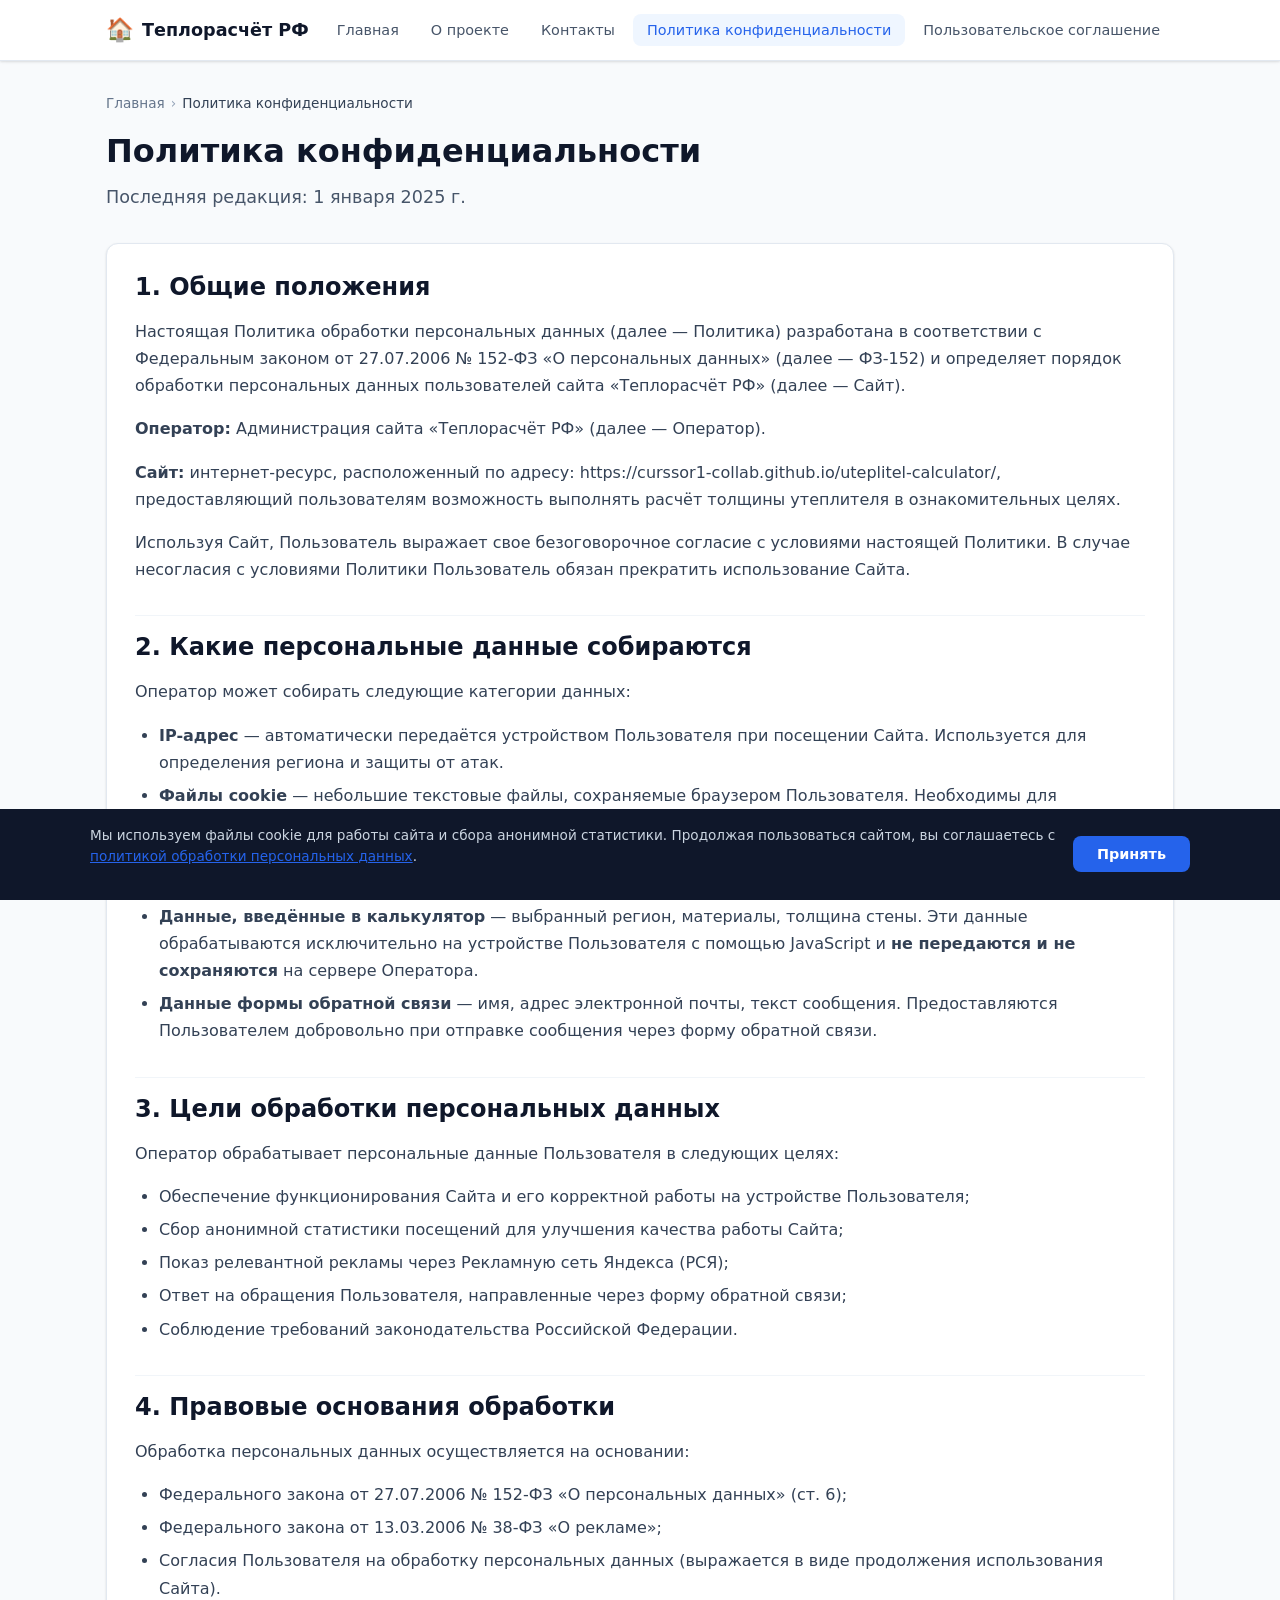
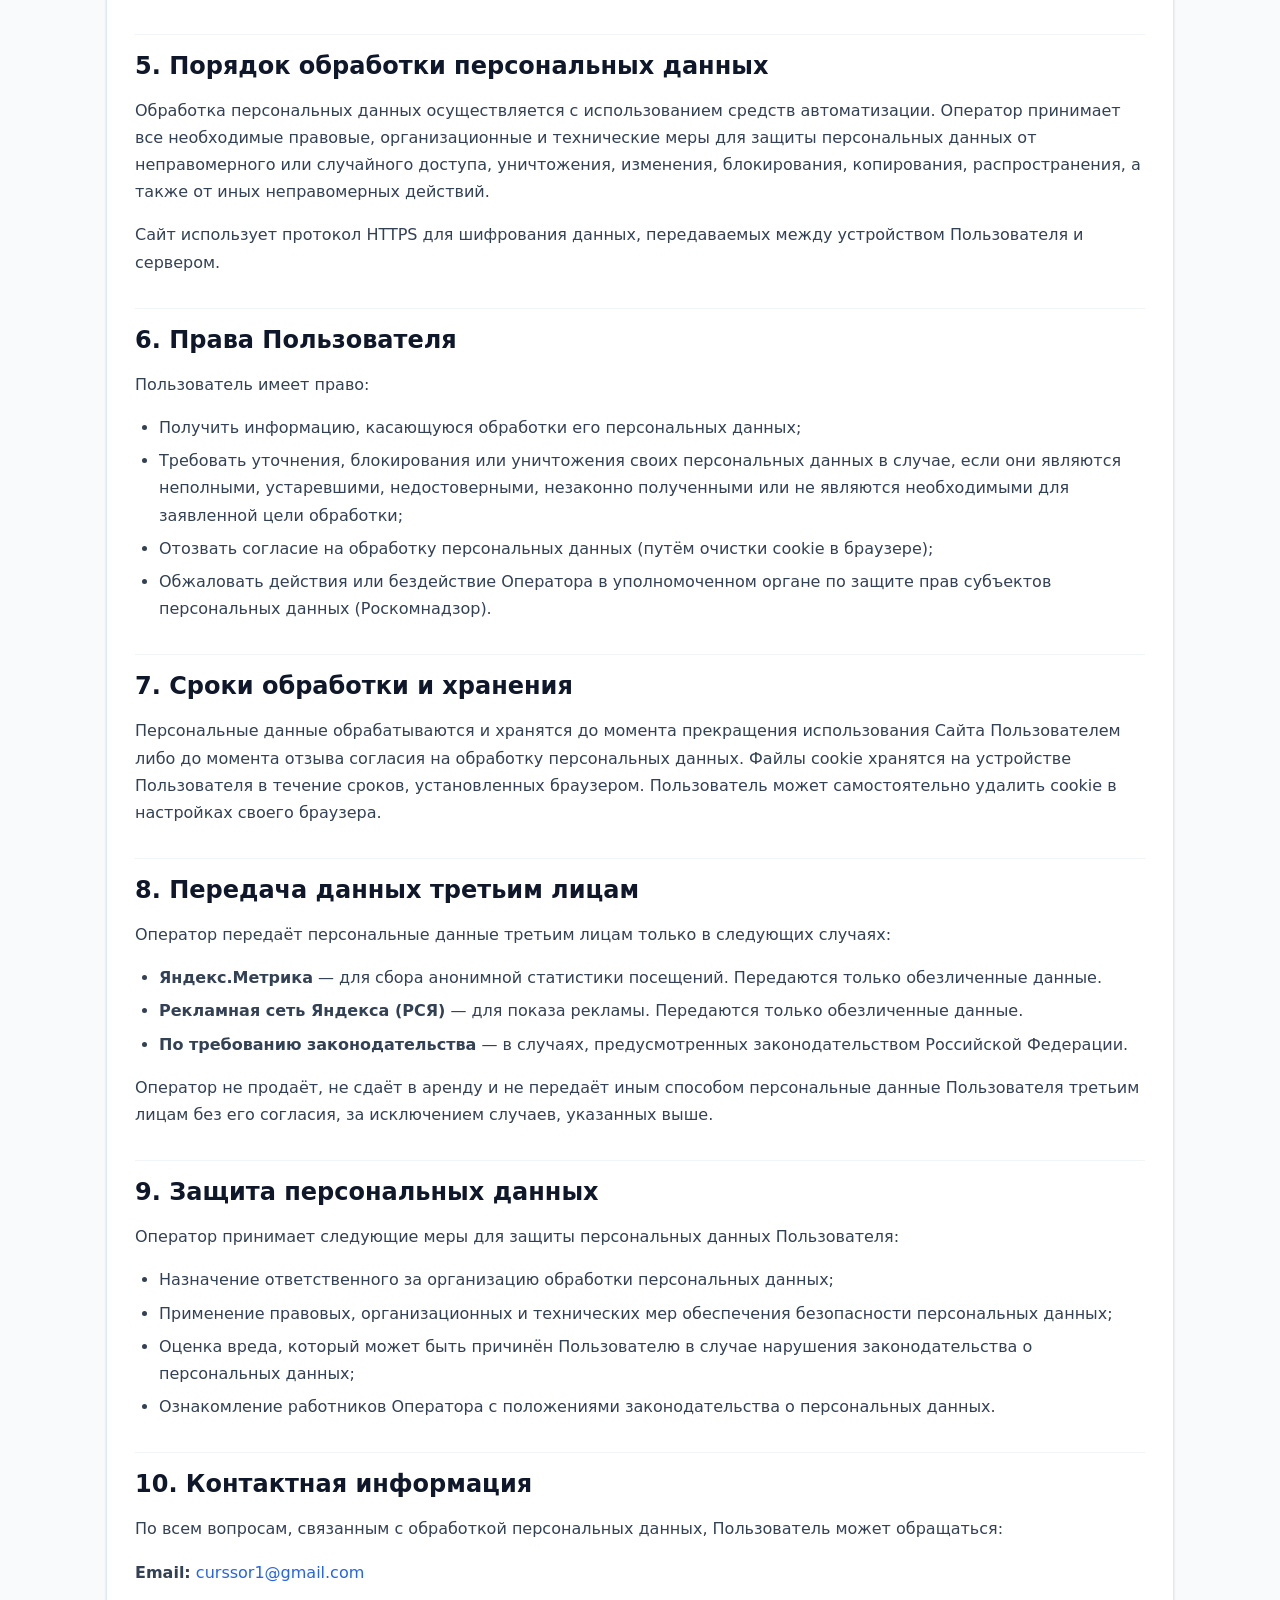
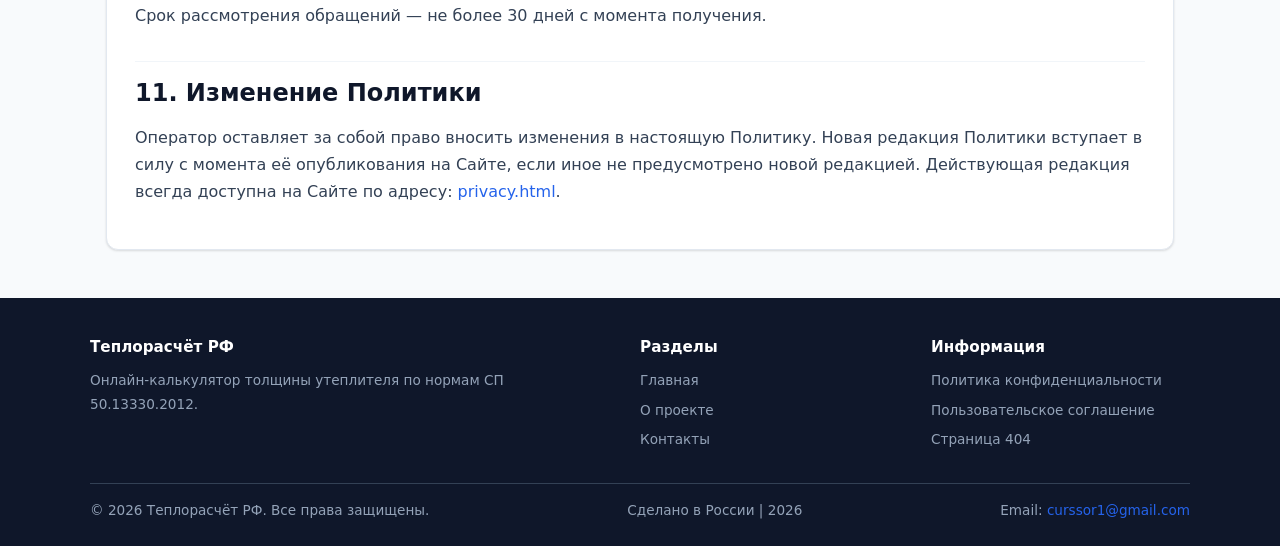
<file: privacy.html>
<!DOCTYPE html>
<html lang="ru">
<head>
  <meta charset="UTF-8">
  <meta name="yandex-verification" content="99d7f68194002815" />
  <meta name="viewport" content="width=device-width, initial-scale=1.0">
  <title>Политика конфиденциальности | Теплорасчёт РФ</title>
  <meta name="description" content="Политика обработки персональных данных сайта-калькулятора толщины утеплителя. Соответствие требованиям ФЗ-152.">
  <meta name="robots" content="index, follow">
  <meta property="og:title" content="Политика конфиденциальности | Теплорасчёт РФ">
  <meta property="og:description" content="Политика обработки персональных данных в соответствии с ФЗ-152.">
  <link rel="canonical" href="https://curssor1-collab.github.io/uteplitel-calculator/privacy.html">
  <link rel="icon" href="data:image/svg+xml,<svg xmlns='http://www.w3.org/2000/svg' viewBox='0 0 100 100'><text y='.9em' font-size='90'>🏠</text></svg>">
  <link rel="stylesheet" href="style.css">
  <!-- Yandex.Metrika counter -->
<script type="text/javascript">
    (function(m,e,t,r,i,k,a){
        m[i]=m[i]||function(){(m[i].a=m[i].a||[]).push(arguments)};
        m[i].l=1*new Date();
        for (var j = 0; j < document.scripts.length; j++) {if (document.scripts[j].src === r) { return; }}
        k=e.createElement(t),a=e.getElementsByTagName(t)[0],k.async=1,k.src=r,a.parentNode.insertBefore(k,a)
    })(window, document,'script','https://mc.yandex.ru/metrika/tag.js?id=110205703', 'ym');

    ym(110205703, 'init', {ssr:true, webvisor:true, clickmap:true, ecommerce:"dataLayer", referrer: document.referrer, url: location.href, accurateTrackBounce:true, trackLinks:true});
</script>
<noscript><div><img src="https://mc.yandex.ru/watch/110205703" style="position:absolute; left:-9999px;" alt="" /></div></noscript>
<!-- /Yandex.Metrika counter -->
</head>
<body>

<header class="header">
  <div class="header-inner">
    <a href="index.html" class="logo">
      <span class="logo-icon">🏠</span>
      Теплорасчёт РФ
    </a>
    <button id="nav-toggle" class="nav-toggle" aria-label="Открыть меню" aria-expanded="false">☰</button>
    <nav id="nav" class="nav" aria-label="Основная навигация">
      <ul class="nav-list">
        <li><a href="index.html" class="nav-link">Главная</a></li>
        <li><a href="about.html" class="nav-link">О проекте</a></li>
        <li><a href="contacts.html" class="nav-link">Контакты</a></li>
        <li><a href="privacy.html" class="nav-link nav-link--active">Политика конфиденциальности</a></li>
        <li><a href="terms.html" class="nav-link">Пользовательское соглашение</a></li>
      </ul>
    </nav>
  </div>
</header>

<main class="main">
  <nav class="breadcrumbs" aria-label="Хлебные крошки">
    <ol>
      <li><a href="index.html">Главная</a></li>
      <li><span class="breadcrumbs-current">Политика конфиденциальности</span></li>
    </ol>
  </nav>

  <h1 class="page-title">Политика конфиденциальности</h1>
  <p class="page-subtitle">Последняя редакция: 1 января 2025 г.</p>

  <div class="page-content">

    <h2>1. Общие положения</h2>
    <p>Настоящая Политика обработки персональных данных (далее — Политика) разработана в соответствии с Федеральным законом от 27.07.2006 № 152-ФЗ «О персональных данных» (далее — ФЗ-152) и определяет порядок обработки персональных данных пользователей сайта «Теплорасчёт РФ» (далее — Сайт).</p>
    <p><strong>Оператор:</strong> Администрация сайта «Теплорасчёт РФ» (далее — Оператор).</p>
    <p><strong>Сайт:</strong> интернет-ресурс, расположенный по адресу: https://curssor1-collab.github.io/uteplitel-calculator/, предоставляющий пользователям возможность выполнять расчёт толщины утеплителя в ознакомительных целях.</p>
    <p>Используя Сайт, Пользователь выражает свое безоговорочное согласие с условиями настоящей Политики. В случае несогласия с условиями Политики Пользователь обязан прекратить использование Сайта.</p>

    <h2>2. Какие персональные данные собираются</h2>
    <p>Оператор может собирать следующие категории данных:</p>
    <ul>
      <li><strong>IP-адрес</strong> — автоматически передаётся устройством Пользователя при посещении Сайта. Используется для определения региона и защиты от атак.</li>
      <li><strong>Файлы cookie</strong> — небольшие текстовые файлы, сохраняемые браузером Пользователя. Необходимы для корректной работы Сайта и сбора анонимной статистики.</li>
      <li><strong>Данные Яндекс.Метрики</strong> — анонимные статистические данные о посещениях (источник трафика, поведение на Сайте, технические характеристики устройства). Не позволяют идентифицировать конкретного Пользователя.</li>
      <li><strong>Данные, введённые в калькулятор</strong> — выбранный регион, материалы, толщина стены. Эти данные обрабатываются исключительно на устройстве Пользователя с помощью JavaScript и <strong>не передаются и не сохраняются</strong> на сервере Оператора.</li>
      <li><strong>Данные формы обратной связи</strong> — имя, адрес электронной почты, текст сообщения. Предоставляются Пользователем добровольно при отправке сообщения через форму обратной связи.</li>
    </ul>

    <h2>3. Цели обработки персональных данных</h2>
    <p>Оператор обрабатывает персональные данные Пользователя в следующих целях:</p>
    <ul>
      <li>Обеспечение функционирования Сайта и его корректной работы на устройстве Пользователя;</li>
      <li>Сбор анонимной статистики посещений для улучшения качества работы Сайта;</li>
      <li>Показ релевантной рекламы через Рекламную сеть Яндекса (РСЯ);</li>
      <li>Ответ на обращения Пользователя, направленные через форму обратной связи;</li>
      <li>Соблюдение требований законодательства Российской Федерации.</li>
    </ul>

    <h2>4. Правовые основания обработки</h2>
    <p>Обработка персональных данных осуществляется на основании:</p>
    <ul>
      <li>Федерального закона от 27.07.2006 № 152-ФЗ «О персональных данных» (ст. 6);</li>
      <li>Федерального закона от 13.03.2006 № 38-ФЗ «О рекламе»;</li>
      <li>Согласия Пользователя на обработку персональных данных (выражается в виде продолжения использования Сайта).</li>
    </ul>

    <h2>5. Порядок обработки персональных данных</h2>
    <p>Обработка персональных данных осуществляется с использованием средств автоматизации. Оператор принимает все необходимые правовые, организационные и технические меры для защиты персональных данных от неправомерного или случайного доступа, уничтожения, изменения, блокирования, копирования, распространения, а также от иных неправомерных действий.</p>
    <p>Сайт использует протокол HTTPS для шифрования данных, передаваемых между устройством Пользователя и сервером.</p>

    <h2>6. Права Пользователя</h2>
    <p>Пользователь имеет право:</p>
    <ul>
      <li>Получить информацию, касающуюся обработки его персональных данных;</li>
      <li>Требовать уточнения, блокирования или уничтожения своих персональных данных в случае, если они являются неполными, устаревшими, недостоверными, незаконно полученными или не являются необходимыми для заявленной цели обработки;</li>
      <li>Отозвать согласие на обработку персональных данных (путём очистки cookie в браузере);</li>
      <li>Обжаловать действия или бездействие Оператора в уполномоченном органе по защите прав субъектов персональных данных (Роскомнадзор).</li>
    </ul>

    <h2>7. Сроки обработки и хранения</h2>
    <p>Персональные данные обрабатываются и хранятся до момента прекращения использования Сайта Пользователем либо до момента отзыва согласия на обработку персональных данных. Файлы cookie хранятся на устройстве Пользователя в течение сроков, установленных браузером. Пользователь может самостоятельно удалить cookie в настройках своего браузера.</p>

    <h2>8. Передача данных третьим лицам</h2>
    <p>Оператор передаёт персональные данные третьим лицам только в следующих случаях:</p>
    <ul>
      <li><strong>Яндекс.Метрика</strong> — для сбора анонимной статистики посещений. Передаются только обезличенные данные.</li>
      <li><strong>Рекламная сеть Яндекса (РСЯ)</strong> — для показа рекламы. Передаются только обезличенные данные.</li>
      <li><strong>По требованию законодательства</strong> — в случаях, предусмотренных законодательством Российской Федерации.</li>
    </ul>
    <p>Оператор не продаёт, не сдаёт в аренду и не передаёт иным способом персональные данные Пользователя третьим лицам без его согласия, за исключением случаев, указанных выше.</p>

    <h2>9. Защита персональных данных</h2>
    <p>Оператор принимает следующие меры для защиты персональных данных Пользователя:</p>
    <ul>
      <li>Назначение ответственного за организацию обработки персональных данных;</li>
      <li>Применение правовых, организационных и технических мер обеспечения безопасности персональных данных;</li>
      <li>Оценка вреда, который может быть причинён Пользователю в случае нарушения законодательства о персональных данных;</li>
      <li>Ознакомление работников Оператора с положениями законодательства о персональных данных.</li>
    </ul>

    <h2>10. Контактная информация</h2>
    <p>По всем вопросам, связанным с обработкой персональных данных, Пользователь может обращаться:</p>
    <p><strong>Email:</strong> <a href="mailto:curssor1@gmail.com">curssor1@gmail.com</a></p>
    <p>Срок рассмотрения обращений — не более 30 дней с момента получения.</p>

    <h2>11. Изменение Политики</h2>
    <p>Оператор оставляет за собой право вносить изменения в настоящую Политику. Новая редакция Политики вступает в силу с момента её опубликования на Сайте, если иное не предусмотрено новой редакцией. Действующая редакция всегда доступна на Сайте по адресу: <a href="privacy.html">privacy.html</a>.</p>

  </div>
</main>

<footer class="footer">
  <div class="footer-inner">
    <div class="footer-col">
      <h4>Теплорасчёт РФ</h4>
      <p>Онлайн-калькулятор толщины утеплителя по нормам СП 50.13330.2012.</p>
    </div>
    <div class="footer-col">
      <h4>Разделы</h4>
      <div class="footer-links">
        <a href="index.html">Главная</a>
        <a href="about.html">О проекте</a>
        <a href="contacts.html">Контакты</a>
      </div>
    </div>
    <div class="footer-col">
      <h4>Информация</h4>
      <div class="footer-links">
        <a href="privacy.html">Политика конфиденциальности</a>
        <a href="terms.html">Пользовательское соглашение</a>
        <a href="404.html">Страница 404</a>
      </div>
    </div>
  </div>
  <div class="footer-bottom">
    <span>&copy; <span id="footer-year">2025</span> Теплорасчёт РФ. Все права защищены.</span>
    <span>Сделано в России | 2026</span>
    <span>Email: <a href="mailto:curssor1@gmail.com">curssor1@gmail.com</a></span>
  </div>
</footer>

<div id="cookie-notice" class="cookie-notice" role="alert" aria-label="Уведомление о cookie">
  <div class="cookie-inner">
    <p class="cookie-text">
      Мы используем файлы cookie для работы сайта и сбора анонимной статистики. Продолжая пользоваться сайтом, вы соглашаетесь с 
      <a href="privacy.html">политикой обработки персональных данных</a>.
    </p>
    <button id="cookie-accept" class="cookie-btn">Принять</button>
  </div>
</div>

<script src="script.js"></script>
</body>
</html>
</file>
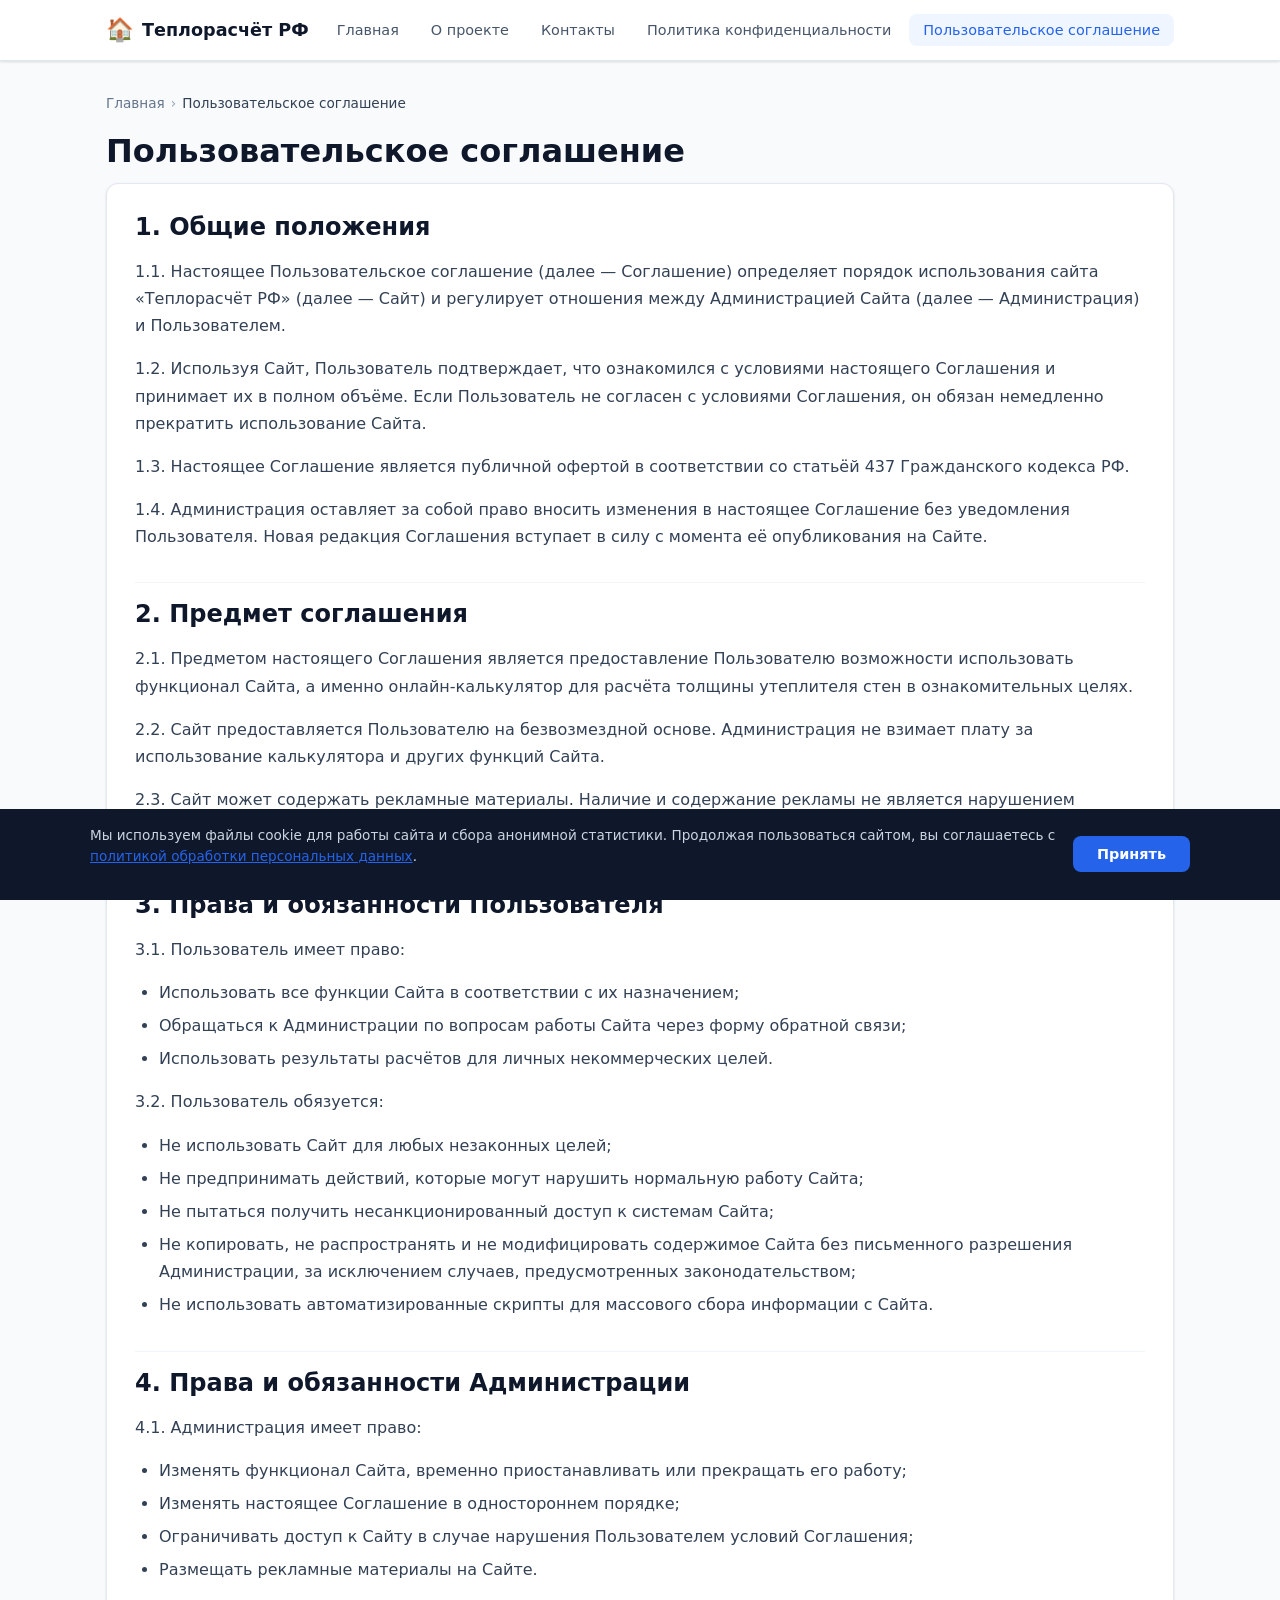
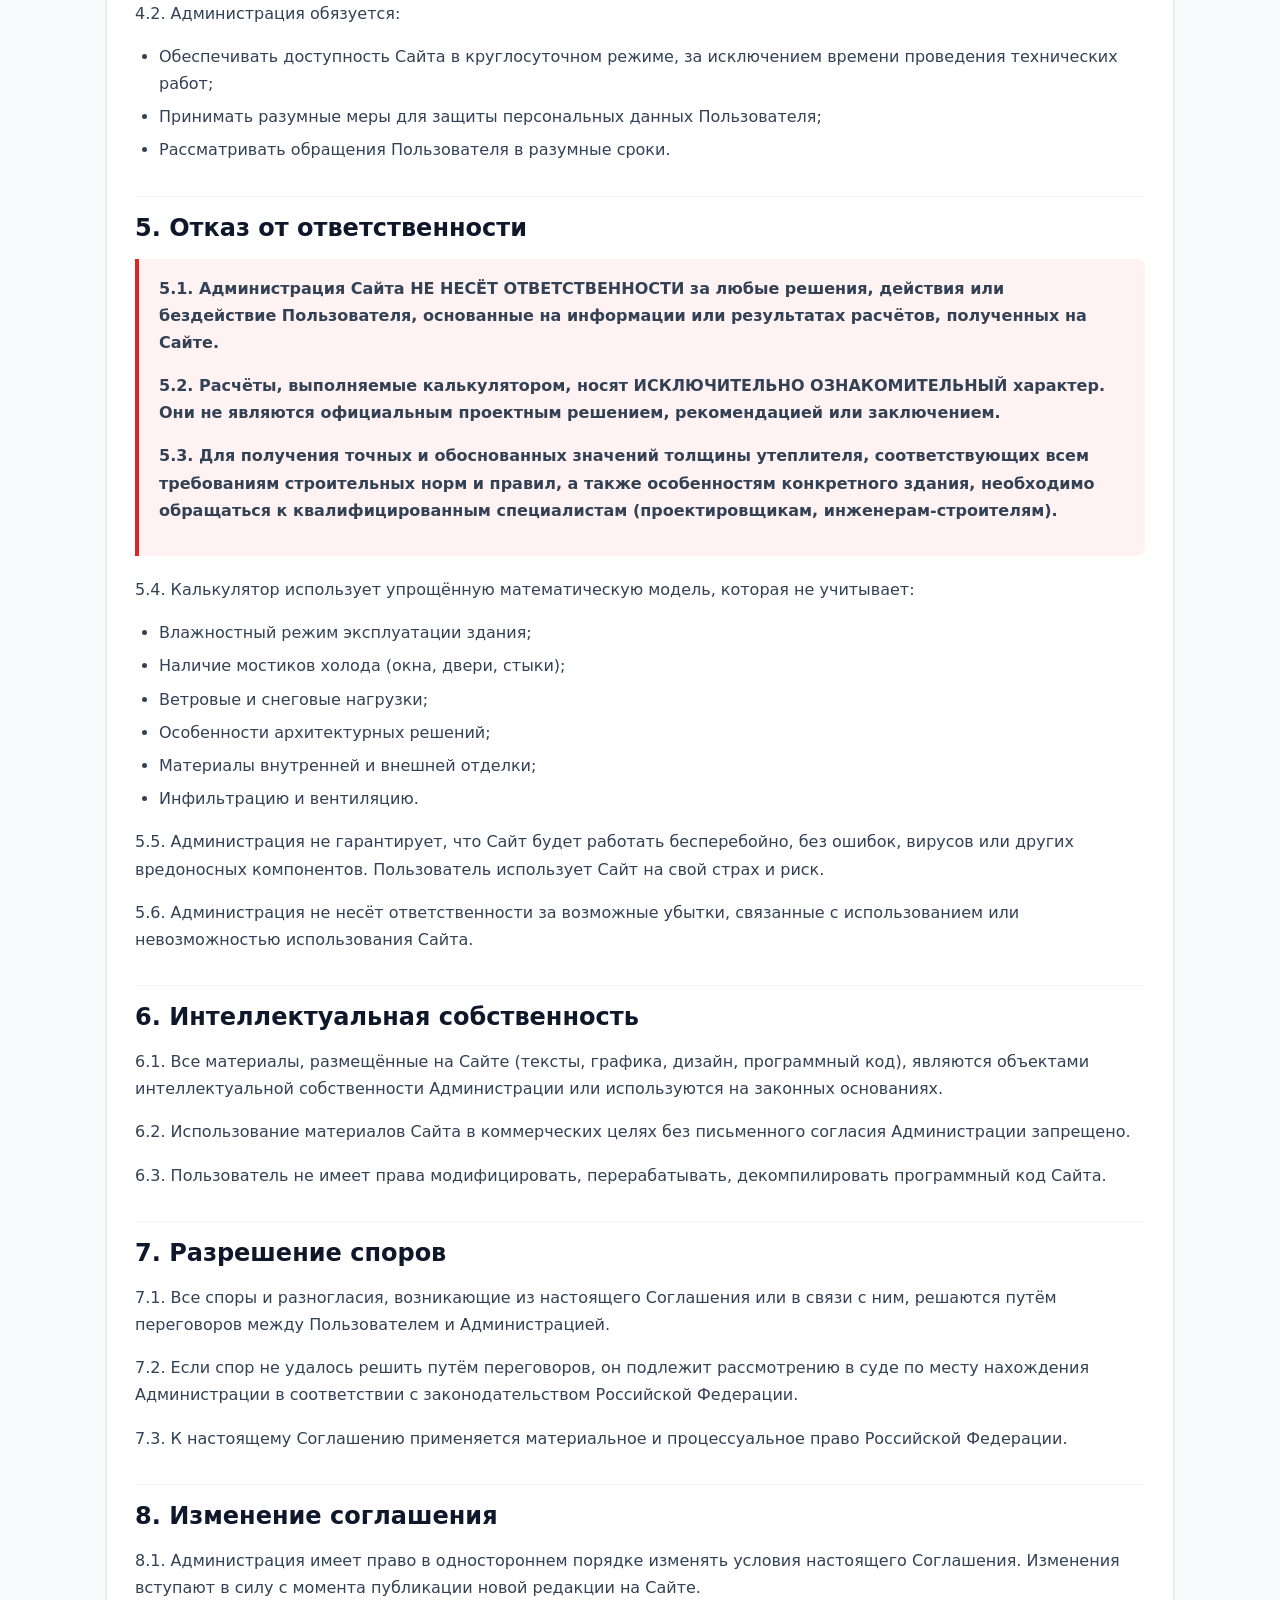
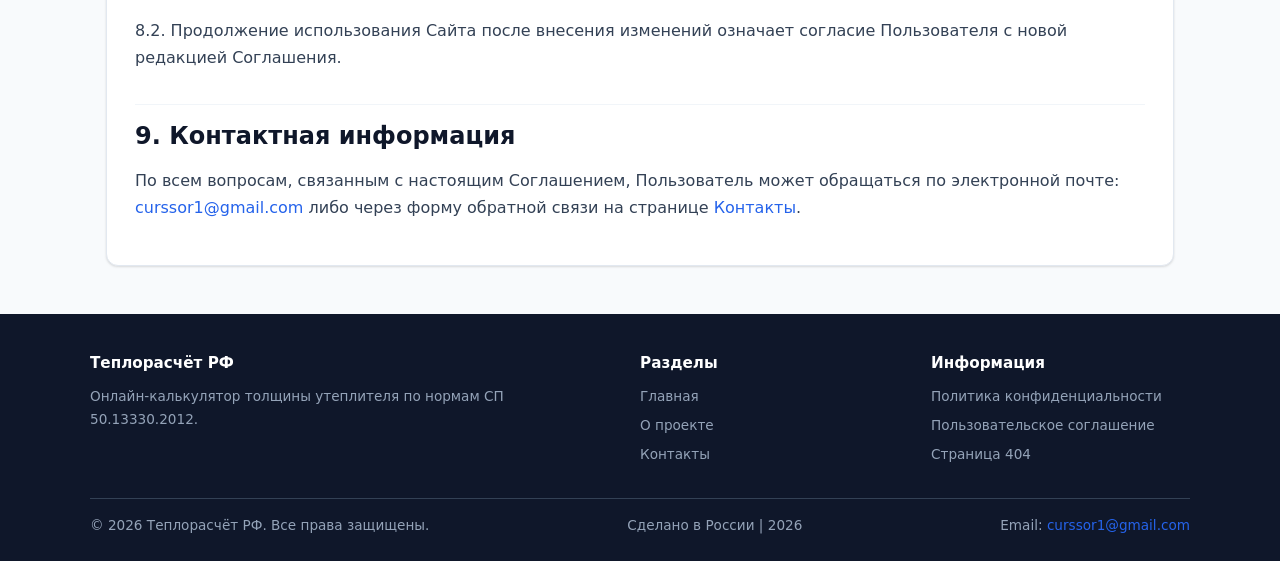
<file: terms.html>
<!DOCTYPE html>
<html lang="ru">
<head>
  <meta charset="UTF-8">
  <meta name="yandex-verification" content="99d7f68194002815" />
  <meta name="viewport" content="width=device-width, initial-scale=1.0">
  <title>Пользовательское соглашение | Теплорасчёт РФ</title>
  <meta name="description" content="Пользовательское соглашение сайта-калькулятора толщины утеплителя. Условия использования сервиса.">
  <meta name="robots" content="index, follow">
  <link rel="canonical" href="https://curssor1-collab.github.io/uteplitel-calculator/terms.html">
  <link rel="icon" href="data:image/svg+xml,<svg xmlns='http://www.w3.org/2000/svg' viewBox='0 0 100 100'><text y='.9em' font-size='90'>🏠</text></svg>">
  <link rel="stylesheet" href="style.css">
  <!-- Yandex.Metrika counter -->
<script type="text/javascript">
    (function(m,e,t,r,i,k,a){
        m[i]=m[i]||function(){(m[i].a=m[i].a||[]).push(arguments)};
        m[i].l=1*new Date();
        for (var j = 0; j < document.scripts.length; j++) {if (document.scripts[j].src === r) { return; }}
        k=e.createElement(t),a=e.getElementsByTagName(t)[0],k.async=1,k.src=r,a.parentNode.insertBefore(k,a)
    })(window, document,'script','https://mc.yandex.ru/metrika/tag.js?id=110205703', 'ym');

    ym(110205703, 'init', {ssr:true, webvisor:true, clickmap:true, ecommerce:"dataLayer", referrer: document.referrer, url: location.href, accurateTrackBounce:true, trackLinks:true});
</script>
<noscript><div><img src="https://mc.yandex.ru/watch/110205703" style="position:absolute; left:-9999px;" alt="" /></div></noscript>
<!-- /Yandex.Metrika counter -->
</head>
<body>

<header class="header">
  <div class="header-inner">
    <a href="index.html" class="logo">
      <span class="logo-icon">🏠</span>
      Теплорасчёт РФ
    </a>
    <button id="nav-toggle" class="nav-toggle" aria-label="Открыть меню" aria-expanded="false">☰</button>
    <nav id="nav" class="nav" aria-label="Основная навигация">
      <ul class="nav-list">
        <li><a href="index.html" class="nav-link">Главная</a></li>
        <li><a href="about.html" class="nav-link">О проекте</a></li>
        <li><a href="contacts.html" class="nav-link">Контакты</a></li>
        <li><a href="privacy.html" class="nav-link">Политика конфиденциальности</a></li>
        <li><a href="terms.html" class="nav-link nav-link--active">Пользовательское соглашение</a></li>
      </ul>
    </nav>
  </div>
</header>

<main class="main">
  <nav class="breadcrumbs" aria-label="Хлебные крошки">
    <ol>
      <li><a href="index.html">Главная</a></li>
      <li><span class="breadcrumbs-current">Пользовательское соглашение</span></li>
    </ol>
  </nav>

  <h1 class="page-title">Пользовательское соглашение</h1>

  <div class="page-content">

    <h2>1. Общие положения</h2>
    <p>1.1. Настоящее Пользовательское соглашение (далее — Соглашение) определяет порядок использования сайта «Теплорасчёт РФ» (далее — Сайт) и регулирует отношения между Администрацией Сайта (далее — Администрация) и Пользователем.</p>
    <p>1.2. Используя Сайт, Пользователь подтверждает, что ознакомился с условиями настоящего Соглашения и принимает их в полном объёме. Если Пользователь не согласен с условиями Соглашения, он обязан немедленно прекратить использование Сайта.</p>
    <p>1.3. Настоящее Соглашение является публичной офертой в соответствии со статьёй 437 Гражданского кодекса РФ.</p>
    <p>1.4. Администрация оставляет за собой право вносить изменения в настоящее Соглашение без уведомления Пользователя. Новая редакция Соглашения вступает в силу с момента её опубликования на Сайте.</p>

    <h2>2. Предмет соглашения</h2>
    <p>2.1. Предметом настоящего Соглашения является предоставление Пользователю возможности использовать функционал Сайта, а именно онлайн-калькулятор для расчёта толщины утеплителя стен в ознакомительных целях.</p>
    <p>2.2. Сайт предоставляется Пользователю на безвозмездной основе. Администрация не взимает плату за использование калькулятора и других функций Сайта.</p>
    <p>2.3. Сайт может содержать рекламные материалы. Наличие и содержание рекламы не является нарушением условий настоящего Соглашения.</p>

    <h2>3. Права и обязанности Пользователя</h2>
    <p>3.1. Пользователь имеет право:</p>
    <ul>
      <li>Использовать все функции Сайта в соответствии с их назначением;</li>
      <li>Обращаться к Администрации по вопросам работы Сайта через форму обратной связи;</li>
      <li>Использовать результаты расчётов для личных некоммерческих целей.</li>
    </ul>
    <p>3.2. Пользователь обязуется:</p>
    <ul>
      <li>Не использовать Сайт для любых незаконных целей;</li>
      <li>Не предпринимать действий, которые могут нарушить нормальную работу Сайта;</li>
      <li>Не пытаться получить несанкционированный доступ к системам Сайта;</li>
      <li>Не копировать, не распространять и не модифицировать содержимое Сайта без письменного разрешения Администрации, за исключением случаев, предусмотренных законодательством;</li>
      <li>Не использовать автоматизированные скрипты для массового сбора информации с Сайта.</li>
    </ul>

    <h2>4. Права и обязанности Администрации</h2>
    <p>4.1. Администрация имеет право:</p>
    <ul>
      <li>Изменять функционал Сайта, временно приостанавливать или прекращать его работу;</li>
      <li>Изменять настоящее Соглашение в одностороннем порядке;</li>
      <li>Ограничивать доступ к Сайту в случае нарушения Пользователем условий Соглашения;</li>
      <li>Размещать рекламные материалы на Сайте.</li>
    </ul>
    <p>4.2. Администрация обязуется:</p>
    <ul>
      <li>Обеспечивать доступность Сайта в круглосуточном режиме, за исключением времени проведения технических работ;</li>
      <li>Принимать разумные меры для защиты персональных данных Пользователя;</li>
      <li>Рассматривать обращения Пользователя в разумные сроки.</li>
    </ul>

    <h2>5. Отказ от ответственности</h2>
    <div class="warning">
      <p>5.1. Администрация Сайта НЕ НЕСЁТ ОТВЕТСТВЕННОСТИ за любые решения, действия или бездействие Пользователя, основанные на информации или результатах расчётов, полученных на Сайте.</p>
      <p>5.2. Расчёты, выполняемые калькулятором, носят ИСКЛЮЧИТЕЛЬНО ОЗНАКОМИТЕЛЬНЫЙ характер. Они не являются официальным проектным решением, рекомендацией или заключением.</p>
      <p>5.3. Для получения точных и обоснованных значений толщины утеплителя, соответствующих всем требованиям строительных норм и правил, а также особенностям конкретного здания, необходимо обращаться к квалифицированным специалистам (проектировщикам, инженерам-строителям).</p>
    </div>
    <p>5.4. Калькулятор использует упрощённую математическую модель, которая не учитывает:</p>
    <ul>
      <li>Влажностный режим эксплуатации здания;</li>
      <li>Наличие мостиков холода (окна, двери, стыки);</li>
      <li>Ветровые и снеговые нагрузки;</li>
      <li>Особенности архитектурных решений;</li>
      <li>Материалы внутренней и внешней отделки;</li>
      <li>Инфильтрацию и вентиляцию.</li>
    </ul>
    <p>5.5. Администрация не гарантирует, что Сайт будет работать бесперебойно, без ошибок, вирусов или других вредоносных компонентов. Пользователь использует Сайт на свой страх и риск.</p>
    <p>5.6. Администрация не несёт ответственности за возможные убытки, связанные с использованием или невозможностью использования Сайта.</p>

    <h2>6. Интеллектуальная собственность</h2>
    <p>6.1. Все материалы, размещённые на Сайте (тексты, графика, дизайн, программный код), являются объектами интеллектуальной собственности Администрации или используются на законных основаниях.</p>
    <p>6.2. Использование материалов Сайта в коммерческих целях без письменного согласия Администрации запрещено.</p>
    <p>6.3. Пользователь не имеет права модифицировать, перерабатывать, декомпилировать программный код Сайта.</p>

    <h2>7. Разрешение споров</h2>
    <p>7.1. Все споры и разногласия, возникающие из настоящего Соглашения или в связи с ним, решаются путём переговоров между Пользователем и Администрацией.</p>
    <p>7.2. Если спор не удалось решить путём переговоров, он подлежит рассмотрению в суде по месту нахождения Администрации в соответствии с законодательством Российской Федерации.</p>
    <p>7.3. К настоящему Соглашению применяется материальное и процессуальное право Российской Федерации.</p>

    <h2>8. Изменение соглашения</h2>
    <p>8.1. Администрация имеет право в одностороннем порядке изменять условия настоящего Соглашения. Изменения вступают в силу с момента публикации новой редакции на Сайте.</p>
    <p>8.2. Продолжение использования Сайта после внесения изменений означает согласие Пользователя с новой редакцией Соглашения.</p>

    <h2>9. Контактная информация</h2>
    <p>По всем вопросам, связанным с настоящим Соглашением, Пользователь может обращаться по электронной почте: <a href="mailto:curssor1@gmail.com">curssor1@gmail.com</a> либо через форму обратной связи на странице <a href="contacts.html">Контакты</a>.</p>

  </div>
</main>

<footer class="footer">
  <div class="footer-inner">
    <div class="footer-col">
      <h4>Теплорасчёт РФ</h4>
      <p>Онлайн-калькулятор толщины утеплителя по нормам СП 50.13330.2012.</p>
    </div>
    <div class="footer-col">
      <h4>Разделы</h4>
      <div class="footer-links">
        <a href="index.html">Главная</a>
        <a href="about.html">О проекте</a>
        <a href="contacts.html">Контакты</a>
      </div>
    </div>
    <div class="footer-col">
      <h4>Информация</h4>
      <div class="footer-links">
        <a href="privacy.html">Политика конфиденциальности</a>
        <a href="terms.html">Пользовательское соглашение</a>
        <a href="404.html">Страница 404</a>
      </div>
    </div>
  </div>
  <div class="footer-bottom">
    <span>&copy; <span id="footer-year">2025</span> Теплорасчёт РФ. Все права защищены.</span>
    <span>Сделано в России | 2026</span>
    <span>Email: <a href="mailto:curssor1@gmail.com">curssor1@gmail.com</a></span>
  </div>
</footer>

<div id="cookie-notice" class="cookie-notice" role="alert" aria-label="Уведомление о cookie">
  <div class="cookie-inner">
    <p class="cookie-text">
      Мы используем файлы cookie для работы сайта и сбора анонимной статистики. Продолжая пользоваться сайтом, вы соглашаетесь с 
      <a href="privacy.html">политикой обработки персональных данных</a>.
    </p>
    <button id="cookie-accept" class="cookie-btn">Принять</button>
  </div>
</div>

<script src="script.js"></script>
</body>
</html>
</file>
<file: style.css>
/* ===== СБРОС И БАЗОВЫЕ СТИЛИ ===== */
*, *::before, *::after {
  box-sizing: border-box;
  margin: 0;
  padding: 0;
}

:root {
  --blue: #2563eb;
  --blue-dark: #1d4ed8;
  --blue-light: #eff6ff;
  --orange: #f97316;
  --orange-dark: #ea580c;
  --orange-light: #fff7ed;
  --gray-50: #f8fafc;
  --gray-100: #f1f5f9;
  --gray-200: #e2e8f0;
  --gray-300: #cbd5e1;
  --gray-400: #94a3b8;
  --gray-500: #64748b;
  --gray-600: #475569;
  --gray-700: #334155;
  --gray-800: #1e293b;
  --gray-900: #0f172a;
  --green: #16a34a;
  --green-light: #dcfce7;
  --red: #dc2626;
  --red-light: #fef2f2;
  --radius: 12px;
  --radius-sm: 8px;
  --shadow: 0 1px 3px rgba(0,0,0,0.08), 0 1px 2px rgba(0,0,0,0.06);
  --shadow-md: 0 4px 6px rgba(0,0,0,0.07), 0 2px 4px rgba(0,0,0,0.06);
  --shadow-lg: 0 10px 25px rgba(0,0,0,0.08), 0 4px 10px rgba(0,0,0,0.05);
  --transition: 0.2s ease;
  --max-width: 1100px;
}

html {
  scroll-behavior: smooth;
  font-size: 16px;
}

body {
  font-family: 'Segoe UI', Roboto, system-ui, -apple-system, sans-serif;
  color: var(--gray-800);
  background: var(--gray-50);
  line-height: 1.6;
  min-height: 100vh;
  display: flex;
  flex-direction: column;
}

img { max-width: 100%; height: auto; display: block; }
a { color: var(--blue); text-decoration: none; transition: color var(--transition); }
a:hover { color: var(--blue-dark); }
a:focus-visible { outline: 2px solid var(--blue); outline-offset: 2px; }
ul, ol { list-style: none; }
h1, h2, h3, h4 { line-height: 1.25; color: var(--gray-900); }

/* ===== ХЕДЕР ===== */
.header {
  background: #fff;
  border-bottom: 1px solid var(--gray-200);
  position: sticky;
  top: 0;
  z-index: 100;
  box-shadow: var(--shadow);
}

.header-inner {
  max-width: var(--max-width);
  margin: 0 auto;
  padding: 0 16px;
  display: flex;
  align-items: center;
  justify-content: space-between;
  height: 60px;
}

.logo {
  display: flex;
  align-items: center;
  gap: 8px;
  font-weight: 700;
  font-size: 1.1rem;
  color: var(--gray-900);
  text-decoration: none;
  white-space: nowrap;
}

.logo:hover { color: var(--blue); }

.logo-icon {
  font-size: 1.4rem;
}

.nav-toggle {
  display: none;
  background: none;
  border: none;
  font-size: 1.5rem;
  cursor: pointer;
  color: var(--gray-700);
  padding: 4px 8px;
  border-radius: var(--radius-sm);
}

.nav-toggle:hover { background: var(--gray-100); }

.nav-list {
  display: flex;
  gap: 4px;
  align-items: center;
}

.nav-link {
  padding: 8px 14px;
  border-radius: var(--radius-sm);
  color: var(--gray-600);
  font-size: 0.9rem;
  font-weight: 500;
  transition: all var(--transition);
  white-space: nowrap;
}

.nav-link:hover {
  background: var(--gray-100);
  color: var(--gray-900);
}

.nav-link--active {
  background: var(--blue-light);
  color: var(--blue);
}

/* ===== ОСНОВНОЙ КОНТЕНТ ===== */
.main {
  flex: 1;
  max-width: var(--max-width);
  margin: 0 auto;
  padding: 24px 16px 48px;
  width: 100%;
}

/* ===== ХЛЕБНЫЕ КРОШКИ ===== */
.breadcrumbs {
  padding: 8px 0 16px;
  font-size: 0.85rem;
  color: var(--gray-500);
}

.breadcrumbs ol {
  display: flex;
  flex-wrap: wrap;
  gap: 6px;
  list-style: none;
}

.breadcrumbs li:not(:last-child)::after {
  content: "›";
  margin-left: 6px;
  color: var(--gray-400);
}

.breadcrumbs a { color: var(--gray-500); }
.breadcrumbs a:hover { color: var(--blue); }
.breadcrumbs .breadcrumbs-current { color: var(--gray-700); }

/* ===== ЗАГОЛОВКИ ===== */
.page-title {
  font-size: 2rem;
  margin-bottom: 12px;
}

.page-subtitle {
  font-size: 1.1rem;
  color: var(--gray-600);
  margin-bottom: 32px;
}

h2 {
  font-size: 1.5rem;
  margin-top: 40px;
  margin-bottom: 16px;
}

h3 {
  font-size: 1.15rem;
  margin-top: 24px;
  margin-bottom: 10px;
}

p { margin-bottom: 16px; color: var(--gray-700); }

/* ===== КАЛЬКУЛЯТОР ===== */
.calculator-section {
  margin-bottom: 40px;
}

.calculator {
  background: #fff;
  border-radius: var(--radius);
  box-shadow: var(--shadow-md);
  padding: 28px;
  border: 1px solid var(--gray-200);
}

.calculator-form {
  display: grid;
  grid-template-columns: 1fr 1fr;
  gap: 20px;
}

.calc-field {
  display: flex;
  flex-direction: column;
  gap: 6px;
}

.calc-field--full {
  grid-column: 1 / -1;
}

.calc-label {
  font-weight: 600;
  font-size: 0.9rem;
  color: var(--gray-700);
}

.calc-label .required {
  color: var(--red);
  margin-left: 2px;
}

.calc-select,
.calc-input {
  padding: 10px 14px;
  border: 1.5px solid var(--gray-300);
  border-radius: var(--radius-sm);
  font-size: 0.95rem;
  font-family: inherit;
  background: #fff;
  transition: border-color var(--transition), box-shadow var(--transition);
  color: var(--gray-800);
  width: 100%;
  max-width: 100%;
  box-sizing: border-box;
}

.calc-select:focus,
.calc-input:focus {
  outline: none;
  border-color: var(--blue);
  box-shadow: 0 0 0 3px rgba(37,99,235,0.12);
}

.calc-select.error,
.calc-input.error {
  border-color: var(--red);
  box-shadow: 0 0 0 3px rgba(220,38,38,0.12);
}

.calc-error {
  font-size: 0.8rem;
  color: var(--red);
  min-height: 18px;
}

.calc-btn {
  grid-column: 1 / -1;
  padding: 14px 32px;
  background: var(--blue);
  color: #fff;
  border: none;
  border-radius: var(--radius-sm);
  font-size: 1.1rem;
  font-weight: 600;
  cursor: pointer;
  transition: background var(--transition), transform var(--transition);
  font-family: inherit;
}

.calc-btn:hover { background: var(--blue-dark); }
.calc-btn:active { transform: scale(0.98); }
.calc-btn:focus-visible { outline: 2px solid var(--blue-dark); outline-offset: 2px; }

/* ===== РЕЗУЛЬТАТ ===== */
.result-block {
  margin-top: 24px;
  display: none;
}

.result-block.visible {
  display: block;
  animation: fadeSlideIn 0.4s ease;
}

@keyframes fadeSlideIn {
  from { opacity: 0; transform: translateY(10px); }
  to { opacity: 1; transform: translateY(0); }
}

.result-card {
  background: var(--blue-light);
  border: 2px solid var(--blue);
  border-radius: var(--radius);
  padding: 28px;
  text-align: center;
}

.result-card--warm {
  background: var(--green-light);
  border-color: var(--green);
}

.result-value {
  font-size: 3rem;
  font-weight: 800;
  color: var(--blue);
  line-height: 1.1;
  margin: 8px 0;
}

.result-card--warm .result-value { color: var(--green); }

.result-unit {
  font-size: 1.2rem;
  color: var(--gray-600);
  margin-bottom: 8px;
}

.result-label {
  font-size: 1rem;
  color: var(--gray-600);
  margin-bottom: 4px;
}

.result-standards {
  margin-top: 12px;
  padding: 10px 16px;
  background: rgba(255,255,255,0.6);
  border-radius: var(--radius-sm);
  font-size: 0.9rem;
  color: var(--gray-700);
}

.result-details {
  margin-top: 24px;
  background: #fff;
  border: 1px solid var(--gray-200);
  border-radius: var(--radius);
  padding: 24px;
}

.result-details h3 {
  font-size: 1rem;
  margin-top: 0;
  margin-bottom: 16px;
  color: var(--gray-700);
}

.detail-row {
  display: flex;
  justify-content: space-between;
  padding: 8px 0;
  border-bottom: 1px solid var(--gray-100);
  font-size: 0.9rem;
}

.detail-row:last-child { border-bottom: none; }

.detail-label { color: var(--gray-600); }
.detail-value { font-weight: 600; color: var(--gray-800); }

/* ===== РЕКЛАМНЫЕ МЕСТА ===== */
.ad-placeholder {
  min-height: 90px;
  text-align: center;
  margin: 24px 0;
  background: var(--gray-100);
  border: 1px dashed var(--gray-300);
  border-radius: var(--radius);
  display: flex;
  align-items: center;
  justify-content: center;
  color: var(--gray-400);
  font-size: 0.85rem;
}

/* ===== ТАБЛИЦЫ ===== */
.table-wrap {
  overflow-x: auto;
  margin-bottom: 24px;
}

table {
  width: 100%;
  border-collapse: collapse;
  font-size: 0.9rem;
}

thead th {
  background: var(--gray-800);
  color: #fff;
  padding: 10px 14px;
  text-align: left;
  font-weight: 600;
  white-space: nowrap;
}

tbody td {
  padding: 9px 14px;
  border-bottom: 1px solid var(--gray-200);
}

tbody tr:hover { background: var(--gray-50); }
tbody tr:nth-child(even) { background: var(--gray-50); }
tbody tr:nth-child(even):hover { background: var(--gray-100); }

/* ===== FAQ ===== */
.faq-list {
  display: flex;
  flex-direction: column;
  gap: 0;
}

.faq-item {
  border: 1px solid var(--gray-200);
  border-radius: var(--radius-sm);
  overflow: hidden;
  margin-bottom: 8px;
}

.faq-question {
  width: 100%;
  padding: 16px 20px;
  background: #fff;
  border: none;
  font-size: 1rem;
  font-weight: 600;
  text-align: left;
  cursor: pointer;
  display: flex;
  justify-content: space-between;
  align-items: center;
  gap: 12px;
  color: var(--gray-800);
  font-family: inherit;
  transition: background var(--transition);
}

.faq-question:hover { background: var(--gray-50); }

.faq-icon {
  font-size: 1.2rem;
  transition: transform var(--transition);
  flex-shrink: 0;
}

.faq-item.open .faq-icon { transform: rotate(45deg); }

.faq-answer {
  max-height: 0;
  overflow: hidden;
  transition: max-height 0.3s ease, padding 0.3s ease;
  padding: 0 20px;
  background: #fff;
}

.faq-item.open .faq-answer {
  max-height: 500px;
  padding: 0 20px 16px;
}

.faq-answer p { margin-bottom: 0; }

/* ===== РЕКОМЕНДАЦИИ ===== */
.tips-list {
  list-style: disc;
  padding-left: 24px;
  margin-bottom: 24px;
}

.tips-list li {
  margin-bottom: 8px;
  color: var(--gray-700);
  line-height: 1.6;
}

/* ===== СТРАНИЦЫ ===== */
.page-content {
  background: #fff;
  border-radius: var(--radius);
  padding: 28px;
  border: 1px solid var(--gray-200);
  box-shadow: var(--shadow);
}

.page-content h2 {
  margin-top: 32px;
  padding-top: 16px;
  border-top: 1px solid var(--gray-100);
}

.page-content h2:first-child {
  margin-top: 0;
  padding-top: 0;
  border-top: none;
}

.page-content p,
.page-content li {
  color: var(--gray-700);
  line-height: 1.7;
}

.page-content ul,
.page-content ol {
  margin-bottom: 16px;
  padding-left: 24px;
}

.page-content ul { list-style: disc; }
.page-content ol { list-style: decimal; }

.page-content li {
  margin-bottom: 6px;
}

.page-content .warning {
  background: var(--red-light);
  border-left: 4px solid var(--red);
  padding: 16px 20px;
  border-radius: 0 var(--radius-sm) var(--radius-sm) 0;
  margin-bottom: 20px;
  font-weight: 600;
  color: var(--red);
  font-size: 1rem;
}

/* ===== ФОРМА ОБРАТНОЙ СВЯЗИ ===== */
.contact-form {
  max-width: 600px;
}

.form-group {
  margin-bottom: 16px;
}

.form-label {
  display: block;
  font-weight: 600;
  font-size: 0.9rem;
  color: var(--gray-700);
  margin-bottom: 6px;
}

.form-input,
.form-textarea {
  width: 100%;
  padding: 10px 14px;
  border: 1.5px solid var(--gray-300);
  border-radius: var(--radius-sm);
  font-size: 0.95rem;
  font-family: inherit;
  transition: border-color var(--transition), box-shadow var(--transition);
  color: var(--gray-800);
}

.form-input:focus,
.form-textarea:focus {
  outline: none;
  border-color: var(--blue);
  box-shadow: 0 0 0 3px rgba(37,99,235,0.12);
}

.form-textarea { min-height: 120px; resize: vertical; }

.form-checkbox {
  display: flex;
  align-items: flex-start;
  gap: 8px;
  font-size: 0.85rem;
  color: var(--gray-600);
}

.form-checkbox input[type="checkbox"] {
  margin-top: 3px;
  flex-shrink: 0;
}

.form-submit {
  padding: 12px 28px;
  background: var(--blue);
  color: #fff;
  border: none;
  border-radius: var(--radius-sm);
  font-size: 1rem;
  font-weight: 600;
  cursor: pointer;
  transition: background var(--transition);
  font-family: inherit;
}

.form-submit:hover { background: var(--blue-dark); }

/* ===== 404 СТРАНИЦА ===== */
.error-page {
  text-align: center;
  padding: 60px 20px;
}

.error-code {
  font-size: 6rem;
  font-weight: 800;
  color: var(--gray-300);
  line-height: 1;
}

.error-title {
  font-size: 1.5rem;
  margin: 16px 0 8px;
}

.error-text {
  color: var(--gray-500);
  margin-bottom: 24px;
}

.error-links {
  display: flex;
  gap: 12px;
  justify-content: center;
  flex-wrap: wrap;
}

.error-btn {
  display: inline-block;
  padding: 12px 28px;
  background: var(--blue);
  color: #fff !important;
  border-radius: var(--radius-sm);
  font-weight: 600;
  transition: background var(--transition);
}

.error-btn:hover { background: var(--blue-dark); }

/* ===== COOKIE-УВЕДОМЛЕНИЕ ===== */
.cookie-notice {
  position: fixed;
  bottom: 0;
  left: 0;
  right: 0;
  background: var(--gray-900);
  color: #fff;
  padding: 16px 20px;
  z-index: 999;
  transform: translateY(100%);
  transition: transform 0.3s ease;
}

.cookie-notice.visible {
  transform: translateY(0);
}

.cookie-inner {
  max-width: var(--max-width);
  margin: 0 auto;
  display: flex;
  align-items: center;
  gap: 16px;
  flex-wrap: wrap;
}

.cookie-text {
  font-size: 0.85rem;
  color: var(--gray-300);
  flex: 1;
  min-width: 200px;
}

.cookie-text a {
  color: var(--blue);
  text-decoration: underline;
}

.cookie-btn {
  padding: 10px 24px;
  background: var(--blue);
  color: #fff;
  border: none;
  border-radius: var(--radius-sm);
  font-size: 0.9rem;
  font-weight: 600;
  cursor: pointer;
  transition: background var(--transition);
  white-space: nowrap;
  font-family: inherit;
}

.cookie-btn:hover { background: var(--blue-dark); }

/* ===== ФУТЕР ===== */
.footer {
  background: var(--gray-900);
  color: var(--gray-400);
  padding: 40px 16px 24px;
  margin-top: auto;
}

.footer-inner {
  max-width: var(--max-width);
  margin: 0 auto;
  display: grid;
  grid-template-columns: 2fr 1fr 1fr;
  gap: 32px;
}

.footer-col h4 {
  color: #fff;
  font-size: 0.95rem;
  margin-bottom: 12px;
}

.footer-col p,
.footer-col a {
  font-size: 0.85rem;
  color: var(--gray-400);
  line-height: 1.7;
}

.footer-col a:hover { color: #fff; }

.footer-links { display: flex; flex-direction: column; gap: 6px; }

.footer-bottom {
  max-width: var(--max-width);
  margin: 32px auto 0;
  padding-top: 16px;
  border-top: 1px solid var(--gray-700);
  display: flex;
  justify-content: space-between;
  align-items: center;
  flex-wrap: wrap;
  gap: 8px;
  font-size: 0.85rem;
}

/* ===== ДИСКЛЕЙМЕР ===== */
.disclaimer-box {
  background: var(--orange-light);
  border-left: 4px solid var(--orange);
  padding: 16px 20px;
  border-radius: 0 var(--radius-sm) var(--radius-sm) 0;
  margin: 20px 0;
  font-size: 0.9rem;
}

.disclaimer-box strong { color: var(--gray-800); }

/* ===== АДАПТИВНОСТЬ ===== */
@media (max-width: 768px) {
  .nav-toggle { display: block; }

  .nav {
    position: fixed;
    top: 60px;
    left: 0;
    right: 0;
    background: #fff;
    border-bottom: 1px solid var(--gray-200);
    box-shadow: var(--shadow-lg);
    max-height: 0;
    overflow: hidden;
    transition: max-height 0.3s ease;
  }

  .nav.open { max-height: 400px; }

  .nav-list {
    flex-direction: column;
    padding: 8px 16px;
    gap: 2px;
  }

  .nav-link {
    display: block;
    width: 100%;
    padding: 12px 14px;
  }

  .calculator-form {
    grid-template-columns: 1fr;
  }

  .footer-inner {
    grid-template-columns: 1fr;
    gap: 24px;
  }

  .footer-bottom {
    flex-direction: column;
    text-align: center;
  }

  .page-title { font-size: 1.5rem; }
  .result-value { font-size: 2.2rem; }
  .header-inner { padding: 0 12px; }
  .main { padding: 16px 12px 32px; }
  .calculator { padding: 20px; }
  .page-content { padding: 20px; }
  .error-code { font-size: 4rem; }
}

@media (max-width: 480px) {
  .result-value { font-size: 1.8rem; }
  .page-title { font-size: 1.3rem; }
}
</file>
